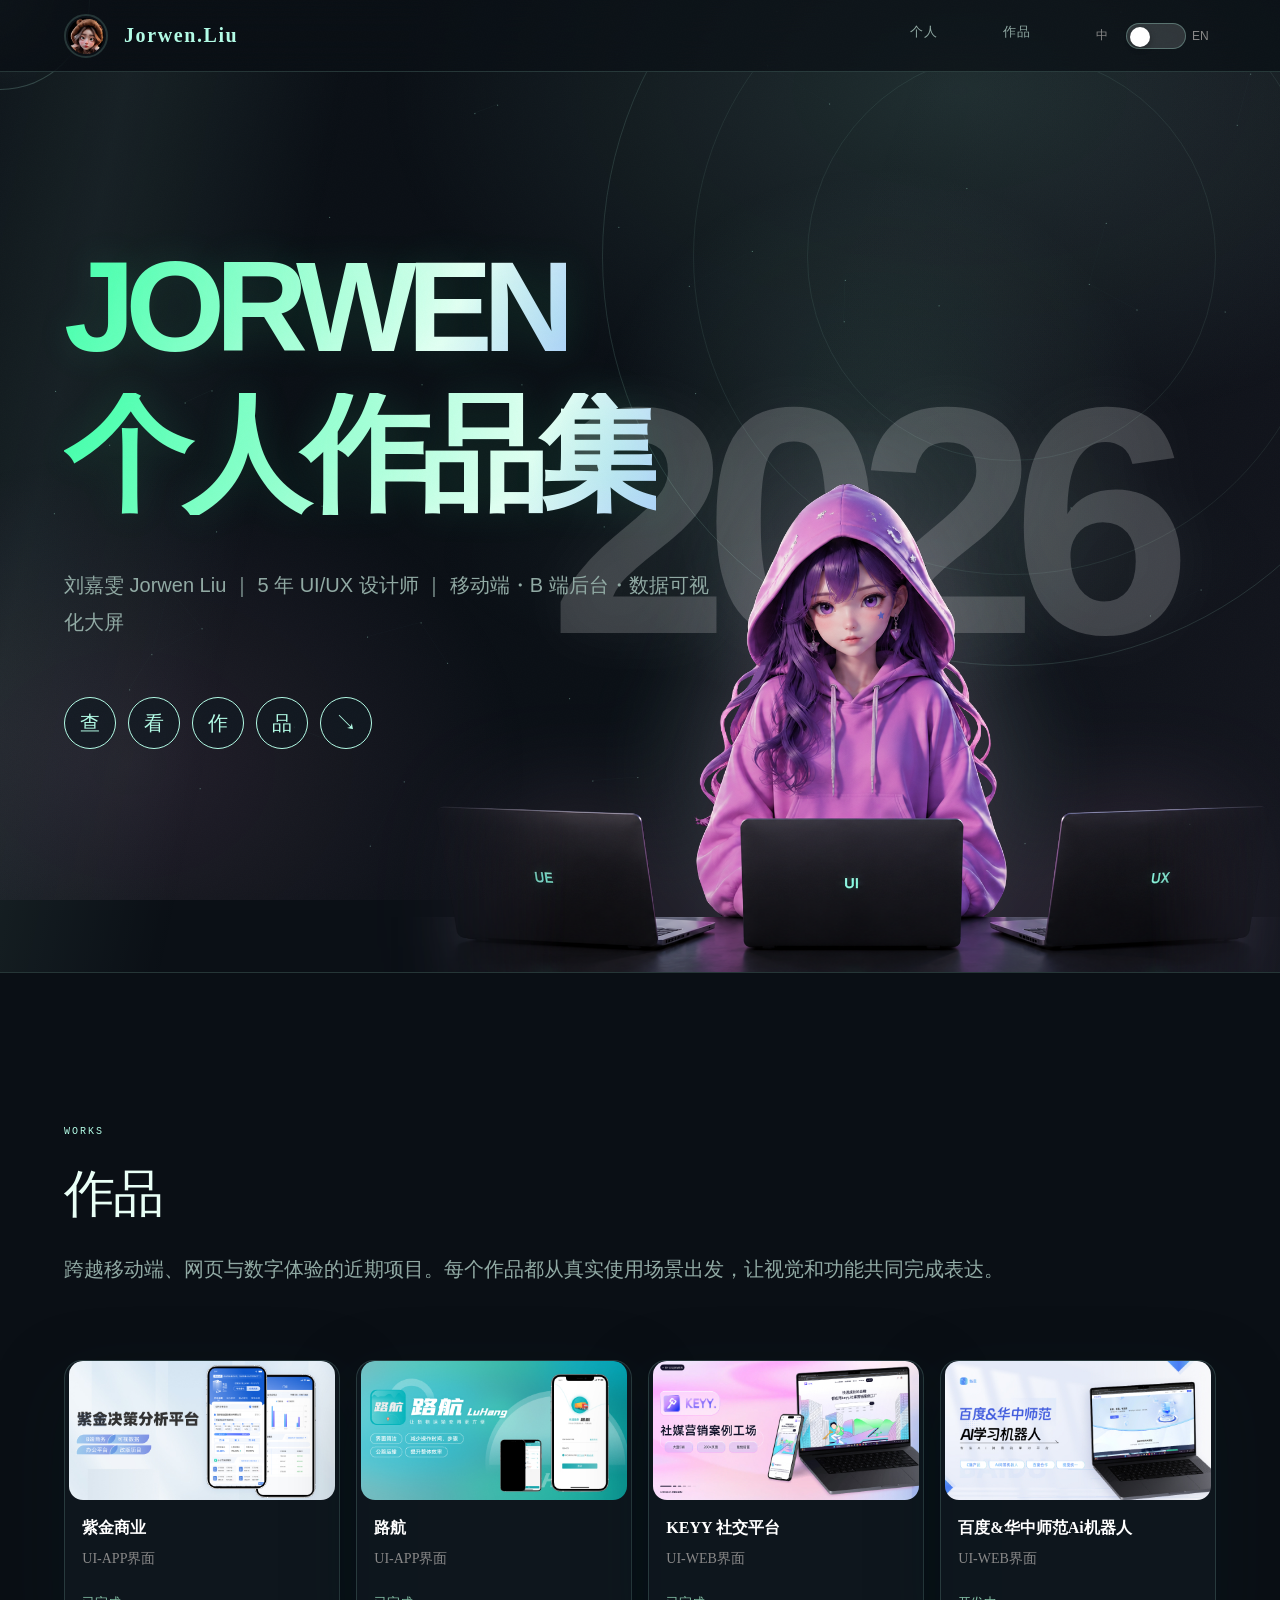
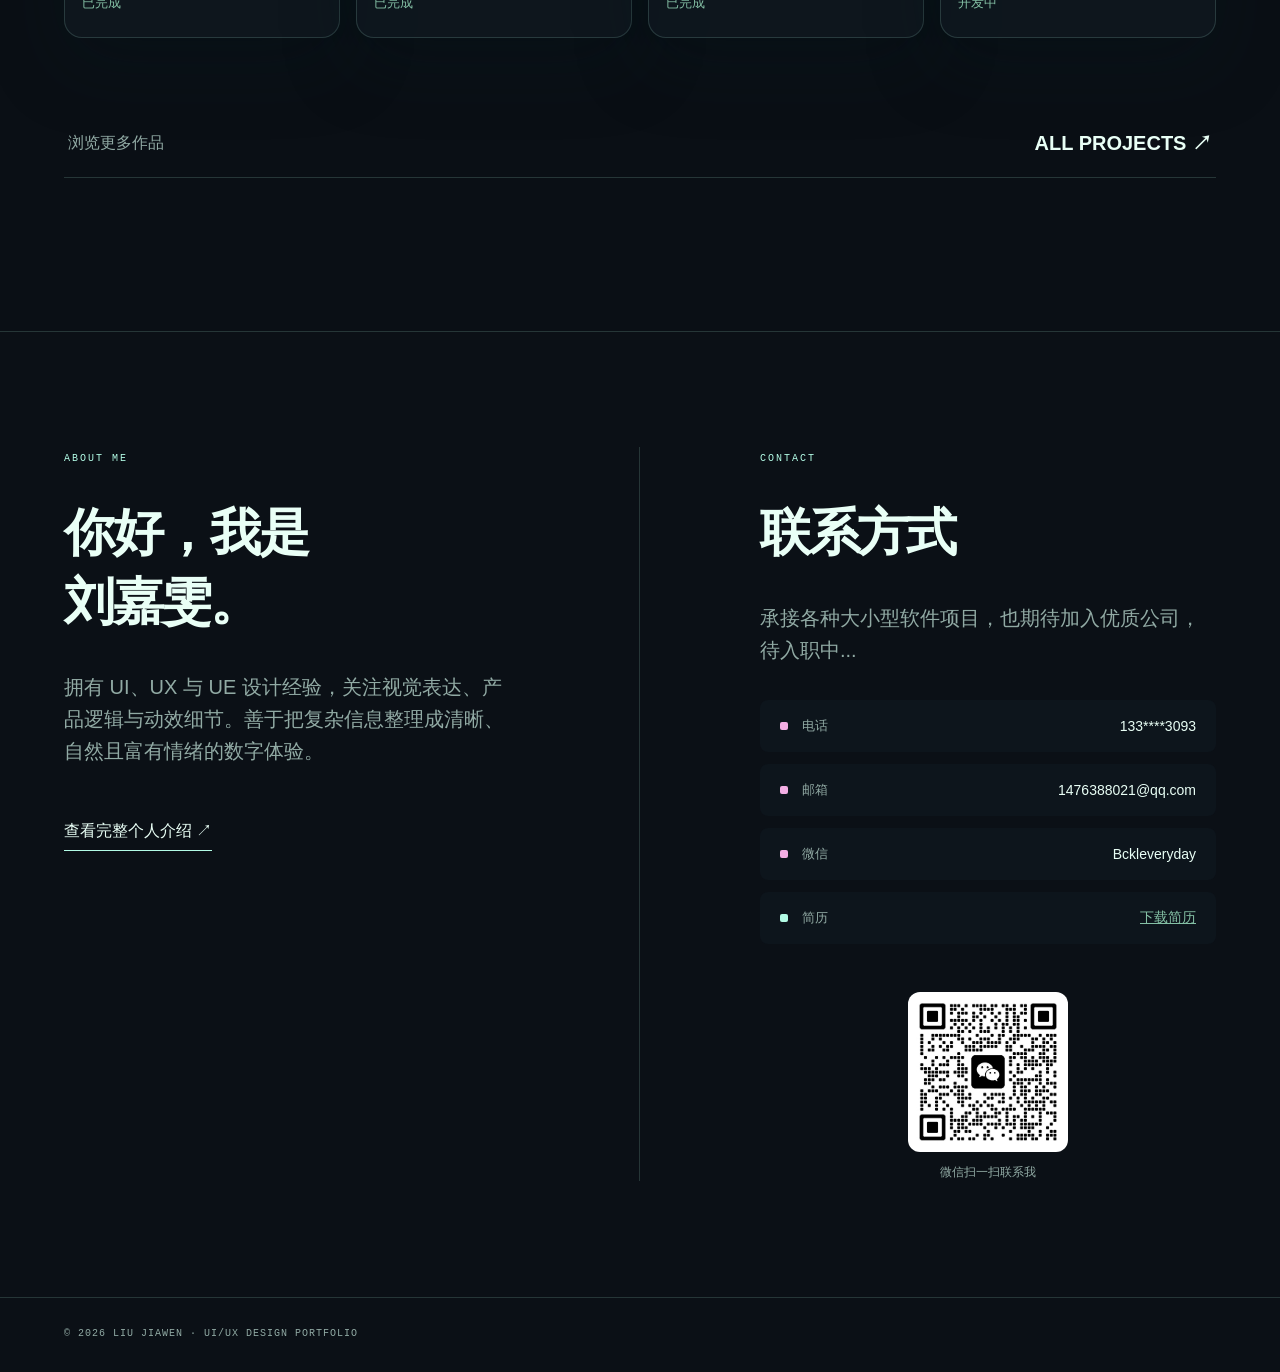
<file: index.html>
<!doctype html>
<html lang="zh-CN">
<head>
  <meta charset="utf-8">
  <meta name="viewport" content="width=device-width,initial-scale=1">
  <meta name="description" content="刘嘉雯 UI/UX 设计师个人作品集">
  <title>刘嘉雯｜个人作品集</title>
  <link rel="stylesheet" href="assets/finesse.css"><link rel="stylesheet" href="assets/home.css">
  <style>
    html,
    body {
      scrollbar-width: none;
      -ms-overflow-style: none;
      margin: 0 !important;
      padding: 0 !important;
    }
    html::-webkit-scrollbar,
    body::-webkit-scrollbar {
      width: 0;
      height: 0;
    }
    nav {
      position: sticky;
      top: 0;
      height: 60px;
      background: #1e1e1eb3;
      border-bottom: none;
      display: flex;
      align-items: center;
      backdrop-filter: blur(85px);
      z-index: 1000;
    }

    .brand-box {
      position: absolute;
      left: 5%;
      display: flex;
      align-items: center;
      gap: 16px;
    }

    .logo-wrapper {
      border: 2px solid #B3FCE6B3;
      border-radius: 8px;
      padding: 2px;
    }

    .logo {
      display: block;
      width: 36px;
      height: 36px;
      background: url('assets/头像.jpg') center/cover;
      border-radius: 4px;
    }

    .brand-text {
      font-family: Agency FB;
      font-size: 20px;
      font-weight: 600;
      color: #B3FCE6;
    }

    .nav-menu {
      position: absolute;
      right: 5%;
      display: flex;
      gap: 100px;
      font-family: Alibaba PuHuiTi 3.0;
    }

    .nav-item {
      position: relative;
      font-size: 16px;
      font-weight: 400;
      color: #fff;
      cursor: pointer;
      transition: color 0.3s;
      padding: 8px 0;
    }

    .nav-item::after {
      content: '';
      position: absolute;
      bottom: -3px;
      left: 0;
      width: 0;
      height: 3px;
      background: #B3FCE6;
      transition: width 0.3s;
    }

    .nav-item:hover::after,
    .nav-item.active::after {
      width: 100%;
    }

    .nav-item:hover {
      color: #B3FCE6;
    }
    .lang-switch {
      position: relative;
      display: inline-flex;
      align-items: center;
      gap: 6px;
      cursor: pointer;
      padding: 8px 0;
    }
    .lang-switch-track {
      position: relative;
      width: 60px;
      height: 26px;
      background: rgba(255, 255, 255, 0.15);
      border-radius: 13px;
      transition: background 0.3s;
      border: 1px solid rgba(179, 252, 230, 0.3);
    }
    .lang-switch-track:hover {
      background: rgba(255, 255, 255, 0.25);
    }
    .lang-switch-thumb {
      position: absolute;
      top: 3px;
      left: 3px;
      width: 20px;
      height: 20px;
      background: #fff;
      border-radius: 50%;
      transition: transform 0.3s;
      box-shadow: 0 2px 6px rgba(0, 0, 0, 0.3);
    }
    .lang-switch-track.active .lang-switch-thumb {
      transform: translateX(34px);
      background: #B3FCE6;
    }
    .lang-switch-track.active {
      background: rgba(179, 252, 230, 0.2);
    }
    .lang-label {
      font-size: 12px;
      font-weight: 400;
      color: #888;
      transition: color 0.3s;
      min-width: 24px;
    }
    .lang-switch:hover .lang-label {
      color: #B3FCE6;
    }
    @media (max-width: 600px) {
      .nav-menu {
        gap: 40px;
      }
    }
    @media (max-width: 480px) {
      .nav-menu {
        gap: 20px;
      }
      .nav-item {
        font-size: 14px;
      }
    }
    .work-item {
      --card-radius: 20px;
      width: 100%;
      display: flex;
      flex-direction: column;
      background-color: #1e1e1e;
      border-radius: var(--card-radius);
      padding: 0 4px 24px;
      text-decoration: none;
      transition: all 0.3s ease;
    }
    .work-image {
      width: 100%;
      aspect-ratio: 412 / 216;
      border-radius: var(--card-radius);
      overflow: hidden;
    }
    .work-image img {
      width: 100%;
      height: 100%;
      object-fit: cover;
      display: block;
      transition: transform 0.3s ease;
    }
    .work-item:hover .work-image img {
      transform: scale(1.05);
    }
    .work-info {
      display: flex;
      flex-direction: column;
      align-items: flex-start;
      padding-top: 16px;
      font-family: Alibaba PuHuiTi 3.0;
    }
    .work-title {
      margin: 0 5% 8px 5%;
      color: #fff;
      font-size: 16px;
      font-weight: 600;
      line-height: 1.5;
    }
    .work-category {
      margin: 0 5% 24px 5%;
      color: #888;
      font-size: 14px;
      font-weight: 400;
      line-height: 1.5;
    }
    .work-status {
      margin: 0 5% 0 5%;
      color: #84C0A5;
      font-size: 13px;
      font-weight: 400;
      line-height: 1.5;
    }
    .work-index {
      font-family: Agency FB;
      font-size: 14px;
      font-weight: 400;
      color: #B3FCE6;
      margin: 0 0 8px 0;
    }
    .works-grid {
      display: grid;
      grid-template-columns: repeat(4, 1fr);
      gap: 32px 16px;
      padding: 0;
    }
    @media (max-width: 1200px) {
      .works-grid {
        grid-template-columns: repeat(3, 1fr);
      }
    }
    @media (max-width: 900px) {
      .works-grid {
        grid-template-columns: repeat(2, 1fr);
      }
    }
    @media (max-width: 600px) {
      .works-grid {
        grid-template-columns: repeat(2, 1fr);
        gap: 16px;
      }
    }
    @media (max-width: 480px) {
      .works-grid {
        grid-template-columns: 1fr;
      }
    }
    .home-page{overflow-x:hidden;background:#0b1016!important;margin:0;padding:0}
    .home-page main{position:relative;z-index:2}
    #home-field{position:fixed;inset:0;width:100%;height:100%;z-index:0;pointer-events:none;opacity:.7}
    .cursor-aura{position:fixed;left:-90px;top:-90px;width:180px;height:180px;border:1px solid rgba(179,252,230,.2);border-radius:50%;z-index:60;pointer-events:none;will-change:transform;transition:width .25s,height .25s,opacity .25s;background:radial-gradient(circle,rgba(179,252,230,.07),transparent 68%);mix-blend-mode:screen}
    .hero{position:relative;min-height:100dvh;padding:120px 5% 44px;display:grid;grid-template-columns:1.15fr .85fr;overflow:hidden;isolation:isolate}
    .hero:after{content:"";position:absolute;inset:0;z-index:-2;background:radial-gradient(circle at 68% 42%,rgba(179,252,230,.12),transparent 28%),linear-gradient(110deg,transparent 55%,rgba(243,174,228,.045))}
    .hero-orbit{position:absolute;width:min(64vw,880px);aspect-ratio:1;border:1px solid rgba(179,252,230,.13);border-radius:50%;right:-11vw;top:-25%;z-index:-1}
    .hero-orbit:before,.hero-orbit:after{content:"";position:absolute;border:1px solid rgba(179,252,230,.08);border-radius:50%;inset:11%}.hero-orbit:after{inset:25%}
    .hero-scan{position:absolute;z-index:3;left:-15%;top:-25%;width:35%;height:150%;background:linear-gradient(90deg,transparent,rgba(179,252,230,.075),transparent);transform:rotate(12deg);animation:heroScan 7s ease-in-out infinite;pointer-events:none}
    @keyframes heroScan{0%,15%{transform:translateX(-40vw) rotate(12deg)}70%,100%{transform:translateX(150vw) rotate(12deg)}}
    .hero-copy{position:relative;z-index:5;align-self:flex-start;padding-bottom:4vh;margin-top:clamp(40px,6vh,80px)}
    .hero-topline{display:flex;align-items:flex-end;gap:36px;margin:0 0 28px}
    .hero h1{font-size:clamp(72px,10vw,170px);font-weight:850;letter-spacing:-.075em;line-height:.95;margin:0;color:var(--paper);white-space:nowrap}
    .hero h1 span{display:inline-block}
    .gradient-word{background:linear-gradient(115deg,#40ffaa 0%,#e9fff6 27%,#4079ff 52%,#f3aee4 74%,#40ffaa 100%);background-size:300% 100%;background-clip:text;-webkit-background-clip:text;color:transparent;animation:gradientFlow 5s ease-in-out infinite alternate;text-shadow:0 0 38px rgba(64,255,170,.12)}@keyframes gradientFlow{0%{background-position:0% 50%}100%{background-position:100% 50%}}
    .hero-meta{display:flex;flex-direction:column;align-items:flex-start;gap:20px;margin:32px 0 0 0;justify-content:flex-start;text-align:left;padding-left:0}
    .hero-meta p{font-size:20px;line-height:1.85;color:var(--muted);font-weight:300}
    .round-link{display:inline-flex;align-items:center;justify-content:center;gap:16px;width:auto;min-width:156px;height:50px;padding:0 20px;border:1px solid rgba(179,252,230,.45);border-radius:999px;text-decoration:none;font-size:12px;color:var(--paper);background:rgba(11,16,22,.4)}
    .round-link span{color:var(--mint);font-size:18px}.round-link:hover{background:var(--mint);color:var(--ink);box-shadow:0 0 50px rgba(179,252,230,.22)}
    .download-btn{height:44px;background:#111a22b8;border:1px solid #B3FCE6;border-radius:4px;color:#B3FCE6;font-family:Alibaba PuHuiTi 3.0;font-size:16px;font-weight:400;cursor:pointer;transition:all 0.3s;text-align:center;display:flex;align-items:center;justify-content:center;gap:8px}
    .download-btn:hover{background:#B3FCE6;color:#111111}
    .view-works-circles{display:flex;gap:12px;align-items:center;margin-left:0!important;text-decoration:none;position:relative}
    .view-circle{width:52px;min-width:52px;height:52px;border-radius:50%;font-size:20px;padding:0;line-height:1;display:flex;align-items:center;justify-content:center;background:#111a22b8;border:1px solid #B3FCE6;color:#B3FCE6;font-family:"Alibaba PuHuiTi 3.0",sans-serif;font-weight:400;transition:all 0.3s;cursor:pointer;user-select:none;position:relative;z-index:1}
    .view-circle-arrow{font-size:22px}
    /* 悬浮/点击任意圆，五个圆同时变成悬浮状态 */
    .view-works-circles:hover .view-circle,.view-works-circles:active .view-circle{background:#B3FCE6;color:#111111}
    .view-works-circles:active .view-circle{transform:scale(0.94)}
    .view-works-circles .ripple{position:absolute;border-radius:50%;background:radial-gradient(circle,rgba(179,252,230,.35),rgba(243,174,228,.2));pointer-events:none;z-index:0;animation:viewRipple .6s ease-out forwards}
    @keyframes viewRipple{0%{transform:scale(0);opacity:.4}100%{transform:scale(2);opacity:0}}
    .portrait-stage{position:absolute;z-index:4;right:-3.5%;bottom:-2%;width:min(74vw,1220px);pointer-events:none;transform-origin:65% 70%;will-change:transform}
    .portrait-stage img{display:block;width:100%;height:auto;filter:drop-shadow(0 -14px 50px rgba(243,174,228,.12))}
    .portrait-glow{position:absolute;inset:22% 18% 5%;z-index:-1;background:radial-gradient(circle,rgba(243,174,228,.18),rgba(179,252,230,.07) 40%,transparent 68%);filter:blur(25px)}
    .year-block{display:grid;grid-template-columns:auto auto;align-items:end;column-gap:10px;text-align:left}.year-block span,.year-block small{font:500 9px/1 ui-monospace,monospace;letter-spacing:.16em;color:var(--muted)}.year-block span{grid-column:1}.year-block strong{grid-row:1/3;grid-column:2;font:900 clamp(32px,4vw,62px)/.8 "DIN Alternate","DIN Condensed",Impact,sans-serif;letter-spacing:-.08em;background:linear-gradient(180deg,#fff 0%,rgba(255,255,255,.5) 100%);background-clip:text;-webkit-background-clip:text;color:transparent;position:relative}.year-block strong:after{content:"";position:absolute;inset:-16px -20px -12px;border:1px solid transparent;border-image:linear-gradient(180deg,rgba(255,255,255,.5),rgba(255,255,255,.1)) 1;z-index:-1}.year-block small{grid-column:1}
    .name-block{position:absolute;right:5vw;bottom:6%;z-index:7;text-align:right}.name-block span{display:block;font-size:clamp(22px,2vw,34px);font-weight:700}.name-block strong{font:500 11px/1 ui-monospace,monospace;letter-spacing:.22em;color:var(--mint)}
    .scroll-note{position:absolute;left:5vw;bottom:5%;font:500 9px/1 ui-monospace,monospace;letter-spacing:.18em;color:var(--muted);writing-mode:vertical-rl}.scroll-note i{display:block;width:1px;height:54px;margin:14px auto 0;background:linear-gradient(var(--mint),transparent)}
    .selected{padding:clamp(90px,12vw,180px) 5%;background:rgba(11,16,22,.78);border-top:1px solid var(--line)}
    .selected-head{display:flex!important;flex-direction:column!important;align-items:flex-start!important;margin-bottom:72px}.selected-title-row{display:flex!important;flex-direction:column!important;align-items:flex-start!important;justify-content:flex-start!important;width:100%!important;gap:34px!important}.selected-title-text{font-size:clamp(34px,4vw,64px)!important;line-height:.88!important;letter-spacing:-.045em!important;margin:0!important}.selected-title-works{font:500 10px/1 ui-monospace,monospace!important;letter-spacing:.2em!important;color:var(--mint)!important;margin:0!important;font-style:normal!important;align-self:flex-start!important;text-align:left!important;justify-self:flex-start!important;float:none!important;position:static!important;right:auto!important;left:auto!important}.selected-head p{max-width:100%!important;margin:34px 0 0 0!important;color:var(--muted)!important;line-height:1.9!important;font-size:20px!important;font-weight:300!important;text-align:left!important;word-break:break-word!important}
    .more-works{display:flex;justify-content:space-between;align-items:center;margin-top:72px;padding:20px 4px;border-bottom:1px solid var(--line);text-decoration:none;color:var(--muted)}.more-works b{font-size:20px;color:var(--paper)}.more-works:hover b{color:var(--mint)}
    .home-profile{display:grid;grid-template-columns:1fr 1fr;border-top:1px solid var(--line);padding:clamp(72px,9vw,140px) 5%}.home-profile article{padding:0}.home-profile .profile-copy{border-right:1px solid var(--line)}.home-profile article>span{font:500 10px/1 ui-monospace,monospace;letter-spacing:.2em;color:var(--mint)}.profile-copy h2{font-size:clamp(34px,4vw,64px);letter-spacing:-.045em;margin:34px 0}.profile-copy p{line-height:1.6;color:var(--muted);font-size:20px;font-weight:300;margin-top:24px}.profile-copy a{display:inline-block;margin-top:34px;color:var(--paper);text-decoration:none;border-bottom:1px solid var(--mint);padding-bottom:8px}.profile-contact h3{font-size:clamp(34px,4vw,64px);letter-spacing:-.045em;margin:34px 0}.contact-list{display:flex;flex-direction:column;gap:12px;margin-top:34px}.contact-item{display:flex;align-items:center;height:52px;background:rgba(17,26,34,.5);border-radius:8px;padding:0 20px;position:relative}.contact-icon{width:8px;height:8px;border-radius:2px;margin-right:14px}.contact-icon.icon-phone,.contact-icon.icon-email,.contact-icon.icon-wechat{background:#F3AEE4}.contact-icon.icon-resume{background:#B3FCE6}.contact-label{font-size:13px;color:var(--muted);width:40px;flex-shrink:0}.contact-value{font-size:14px;color:var(--paper);margin-left:auto}.contact-value.resume{color:#84C0A5;text-decoration:underline;cursor:pointer;transition:color .3s}.contact-value.resume:hover{color:#B3FCE6}.phone-hidden{cursor:pointer;transition:color .3s}.phone-hidden:hover{color:#B3FCE6}.contact-note{font-size:20px;color:var(--muted);margin-top:24px;line-height:1.6;font-weight:300}.qr-container{margin-top:48px;text-align:center}.qr-code{width:160px;height:160px;background:#fff;border-radius:12px;padding:8px;margin:0 auto}.qr-code img{width:100%;height:100%;object-fit:cover}.qr-text{display:block;margin-top:12px;font-size:12px;color:var(--muted)}.home-footer{padding:24px 5% 32px;border-top:1px solid var(--line)}.home-footer small{font:500 10px/1 ui-monospace,monospace;color:var(--muted);letter-spacing:.1em}
    @media(max-width:1050px){.works-grid{grid-template-columns:repeat(2,1fr)}}
    @media(max-width:820px){.hero{grid-template-columns:1fr;padding:108px 5% 44px}.hero h1{font-size:clamp(74px,24vw,132px);line-height:.95}.hero h1 span:last-child{margin-left:0}.hero-topline{align-items:center;justify-content:space-between;gap:12px}.hero-meta{margin-left:0;margin-top:30px}.portrait-stage{width:126vw;right:-32%;bottom:2%}.year-block strong{font-size:34px}.name-block{right:5%}.selected-title-row{flex-direction:column;align-items:flex-start;gap:8px}.selected-head p{margin:34px 0 0 0}.home-profile{grid-template-columns:1fr;padding:clamp(72px,9vw,140px) 5%}.home-profile article{padding-left:0;padding-right:0}.home-profile .profile-copy{border-right:0;border-bottom:1px solid var(--line);padding-right:0}.home-profile .profile-contact{padding-left:0}.contact-item{padding:0 16px}.qr-code{width:140px;height:140px}}
    @media(max-width:520px){.hero-meta p{display:none}.round-link{width:88px;height:88px}.portrait-stage{width:148vw;right:-44%}.selected{padding-top:90px}.works-grid{grid-template-columns:1fr}.more-works b{font-size:15px}}
    .hero h1{position:relative;z-index:7}.portrait-stage .year-block{position:absolute;left:50%;top:12%;z-index:-1;transform:translate(-50%,-50%) scale(1.15);transform-origin:center center}.portrait-stage .year-block strong{font-size:clamp(180px,22vw,320px);line-height:.85;color:rgba(255,255,255,.18);text-shadow:0 0 60px rgba(255,255,255,.06);background:none;-webkit-background-clip:none}.portrait-stage .year-block:after{content:"";position:absolute;inset:10% -20% -15%;background:radial-gradient(ellipse,rgba(179,252,230,.06),transparent 68%);z-index:-2}.portrait-stage .year-block strong:after{display:none}.portrait-stage .year-block span,.portrait-stage .year-block small{opacity:0}
    @media(max-width:820px){.portrait-stage .year-block{left:50%;top:28%;transform:translate(-50%,-50%) scale(.65)}.portrait-stage .year-block strong{font-size:clamp(100px,24vw,180px);color:rgba(255,255,255,.18);background:none;-webkit-background-clip:none}.hero-copy{z-index:6}.portrait-stage{z-index:4;bottom:6%;width:108vw;right:-4%}.selected h2 em{margin-top:14px}}
    @media(max-width:520px){.hero{min-height:760px;padding-left:5%;padding-right:5%}.hero-topline{display:block}.portrait-stage .year-block{left:50%;top:28%;transform:translate(-50%,-50%) scale(.55)}.portrait-stage .year-block strong{font-size:clamp(80px,20vw,140px);color:rgba(255,255,255,.18);background:none;-webkit-background-clip:none}.hero h1{font-size:clamp(70px,22vw,112px);margin-top:140px}.hero-meta{margin-top:28px}.portrait-stage{width:108vw;right:-4%;bottom:6%}.round-link{min-width:142px;height:46px}}
  </style>
</head>
<body class="home-page">
  <canvas id="home-field" aria-hidden="true"></canvas>
  
  <nav>
    <div class="brand-box" href="index.html">
      <a href="index.html" style="text-decoration: none; display: flex; align-items: center; gap: 16px;">
        <div class="logo-wrapper">
          <div class="logo"></div>
        </div>
        <span class="brand-text">Jorwen.Liu</span>
      </a>
    </div>
    <div class="nav-menu">
      <a href="jianjie.html" style="text-decoration: none;">
        <div class="nav-item" data-lang-key="nav-about">个人</div>
      </a>
      <a href="zuopin.html" style="text-decoration: none;">
        <div class="nav-item" data-lang-key="nav-works">作品</div>
      </a>
      <div class="lang-switch">
        <span class="lang-label">中</span>
        <div class="lang-switch-track" id="lang-track">
          <div class="lang-switch-thumb"></div>
        </div>
        <span class="lang-label">EN</span>
      </div>
    </div>
  </nav>

  <main>
    <section class="hero" aria-labelledby="hero-title">
      <div class="hero-orbit" aria-hidden="true"></div>
      <div class="hero-scan" aria-hidden="true"></div>
      <div class="hero-copy" style="text-align:left!important">
        <h1 id="hero-title"><span class="gradient-word">JORWEN</span><br><span class="gradient-word" data-lang-key="hero-title">个人作品集</span></h1>
        <div class="hero-meta" style="display:flex!important;flex-direction:column!important;align-items:flex-start!important;gap:56px!important;margin:52px 0 0 0!important;padding-left:0!important;justify-content:flex-start!important;text-align:left!important">
          <p style="margin:0!important;padding:0!important;text-align:left!important" data-lang-key="hero-desc">刘嘉雯 Jorwen Liu ｜ 5 年 UI/UX 设计师 ｜ 移动端・B 端后台・数据可视化大屏</p>
          <a class="view-works-circles ripple-effect" href="zuopin.html">
            <span class="view-circle" data-lang-key="view-works-1">查</span>
            <span class="view-circle" data-lang-key="view-works-2">看</span>
            <span class="view-circle" data-lang-key="view-works-3">作</span>
            <span class="view-circle" data-lang-key="view-works-4">品</span>
            <span class="view-circle view-circle-arrow" data-lang-key="view-works-arrow">↘</span>
          </a>
        </div>
      </div>

      <div class="portrait-stage">
        <div class="portrait-glow" aria-hidden="true"></div>
        <div class="year-block" aria-label="作品集年份">
          <strong id="dynamic-year">2026</strong>
        </div>
        <img src="assets/首页/人物图.png" alt="刘嘉雯的三组设计师角色形象" width="1920" height="1080">
      </div>



    </section>

    <section class="selected" id="selected" aria-labelledby="selected-title">
      <header class="selected-head">
        <div class="selected-title-row">
          <em class="selected-title-works">WORKS</em>
          <span class="selected-title-text" data-lang-key="selected-title">作品</span>
        </div>
        <p data-lang-key="selected-desc">跨越移动端、网页与数字体验的近期项目。每个作品都从真实使用场景出发，让视觉和功能共同完成表达。</p>
      </header>
      <div class="works-grid">
        <a href="works/zijin.html" class="work-item">
          <div class="work-image">
            <img src="assets/紫金.jpg" alt="紫金商业">
          </div>
          <div class="work-info">
            <h3 class="work-title" data-lang-key="work-zijin">紫金商业</h3>
            <p class="work-category" data-lang-key="category-app">UI-APP界面</p>
            <span class="work-status" data-lang-key="status-completed">已完成</span>
          </div>
        </a>
        <a href="works/luhang.html" class="work-item">
          <div class="work-image">
            <img src="assets/路航.jpg" alt="路航">
          </div>
          <div class="work-info">
            <h3 class="work-title" data-lang-key="work-luhang">路航</h3>
            <p class="work-category" data-lang-key="category-app">UI-APP界面</p>
            <span class="work-status" data-lang-key="status-completed">已完成</span>
          </div>
        </a>
        <a href="works/keyy.html" class="work-item">
          <div class="work-image">
            <img src="assets/社交平台.jpg" alt="KEYY 社交平台">
          </div>
          <div class="work-info">
            <h3 class="work-title" data-lang-key="work-keyy">KEYY 社交平台</h3>
            <p class="work-category" data-lang-key="category-web">UI-WEB界面</p>
            <span class="work-status" data-lang-key="status-completed">已完成</span>
          </div>
        </a>
        <a href="works/baidu.html" class="work-item">
          <div class="work-image">
            <img src="assets/华中师范.jpg" alt="百度&华中师范AI机器人">
          </div>
          <div class="work-info">
            <h3 class="work-title" data-lang-key="work-baidu">AI 机器人体验</h3>
            <p class="work-category" data-lang-key="category-web">UI/UX-web界面</p>
            <span class="work-status" data-lang-key="status-developing">开发中</span>
          </div>
        </a>
      </div>
      <a class="more-works magnetic" href="zuopin.html"><span data-lang-key="more-works">浏览更多作品</span><b>ALL PROJECTS ↗</b></a>
    </section>

    <section class="home-profile" aria-label="个人介绍与联系">
      <article class="profile-copy" style="padding-right:120px">
        <span>ABOUT ME</span>
        <h2 data-lang-key="about-title">你好，我是<br>刘嘉雯。</h2>
        <p data-lang-key="about-desc">拥有 UI、UX 与 UE 设计经验，关注视觉表达、产品逻辑与动效细节。善于把复杂信息整理成清晰、自然且富有情绪的数字体验。</p>
        <a href="jianjie.html" data-lang-key="view-full-about">查看完整个人介绍 ↗</a>
      </article>
      <article class="profile-contact" style="padding-left:120px">
        <span>CONTACT</span>
        <h3 data-lang-key="contact-title">联系方式</h3>
        <p class="contact-note" data-lang-key="contact-note">承接各种大小型软件项目，也期待加入优质公司，待入职中...</p>
        <div class="contact-list">
          <div class="contact-item">
            <div class="contact-icon icon-phone"></div>
            <span class="contact-label" data-lang-key="contact-phone">电话</span>
            <span class="contact-value phone-hidden" data-full-phone="13390783093">133****3093</span>
          </div>
          <div class="contact-item">
            <div class="contact-icon icon-email"></div>
            <span class="contact-label" data-lang-key="contact-email">邮箱</span>
            <span class="contact-value">1476388021@qq.com</span>
          </div>
          <div class="contact-item">
            <div class="contact-icon icon-wechat"></div>
            <span class="contact-label" data-lang-key="contact-wechat">微信</span>
            <span class="contact-value">Bckleveryday</span>
          </div>
          <div class="contact-item">
            <div class="contact-icon icon-resume"></div>
            <span class="contact-label" data-lang-key="contact-resume">简历</span>
            <a href="assets/Jorwen-UI简历.pdf" download="Jorwen-UI简历.pdf" class="contact-value resume" data-lang-key="download-resume">点击下载</a>
          </div>
        </div>
        <div class="qr-container">
          <div class="qr-code">
            <img src="assets/img/微信二维码.jpg" alt="微信二维码">
          </div>
          <span class="qr-text" data-lang-key="qr-text">微信扫一扫联系我</span>
        </div>
      </article>
    </section>
    <footer class="home-footer"><small>© <span id="footer-year">2026</span> LIU JIAWEN · UI/UX DESIGN PORTFOLIO</small></footer>
  </main>
  <script src="assets/home.js"></script>
  <script src="assets/lang.js"></script>
  <script>
  document.querySelectorAll('.phone-hidden').forEach(function(el){
    var full=el.getAttribute('data-full-phone'),masked=el.textContent;
    el.addEventListener('mouseenter',function(){el.textContent=full});
    el.addEventListener('mouseleave',function(){el.textContent=masked});
  });
  </script>
</body>
</html>
</file>
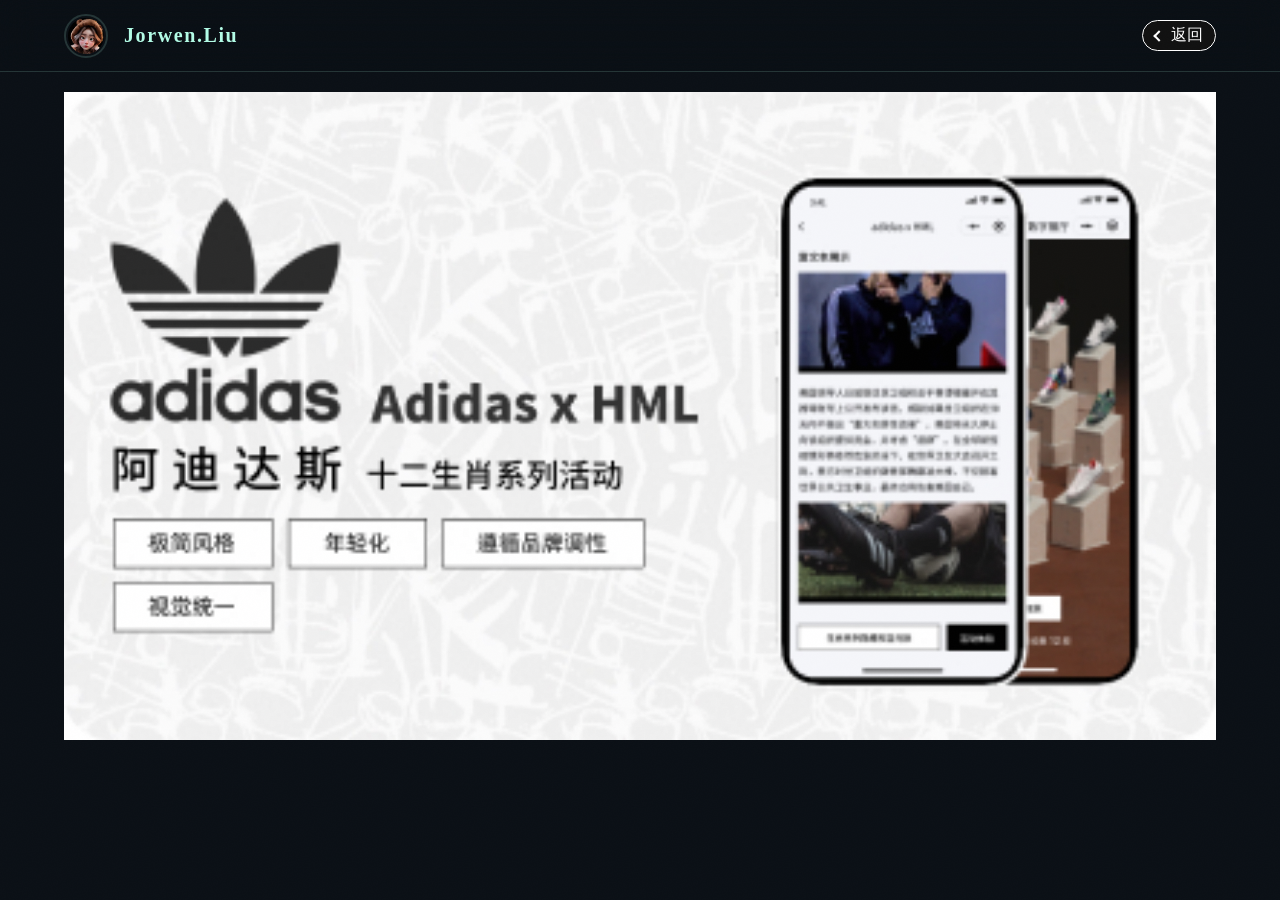
<file: works/adidas.html>
<!DOCTYPE html>
<html lang="zh-CN">
<head>
    <meta charset="UTF-8">
    <meta name="viewport" content="width=device-width, initial-scale=1.0">
    <title>Adidas十二生肖活动 - 作品详情</title>
    <link rel="stylesheet" href="../assets/finesse.css">
    <style>
        * {
            margin: 0;
            padding: 0;
            box-sizing: border-box;
        }

        html, body {
            height: 100%;
            width: 100%;
            background-color: #111;
            overflow-x: hidden;
        }

        nav {
            position: fixed;
            top: 0;
            left: 0;
            right: 0;
            height: 60px;
            background: #1e1e1eb3;
            display: flex;
            align-items: center;
            backdrop-filter: blur(85px);
            z-index: 1000;
        }

        /* 左侧品牌区域 */
        .brand-box {
            position: absolute;
            left: 5%;
            display: flex;
            align-items: center;
            gap: 16px;
        }

        .logo-wrapper {
            border: 2px solid #B3FCE6B3;
            border-radius: 8px;
            padding: 2px;
        }

        .logo {
            display: block;
            width: 36px;
            height: 36px;
            background: url('../assets/头像.jpg') center/cover;
            border-radius: 4px;
        }

        .brand-text {
            font-family: Agency FB;
            font-size: 20px;
            font-weight: 600;
            color: #B3FCE6;
        }

        /* 返回按钮 */
        .back-button {
            position: absolute;
            right: 5%;
            display: flex;
            align-items: center;
            gap: 8px;
            padding: 4px 12px;
            background: #111;
            border: 1px solid #fff;
            border-radius: 30px;
            color: #fff;
            cursor: pointer;
            transition: all 0.3s ease;
            text-decoration: none;
        }

        .back-button:hover {
            background: #222;
        }

        .back-icon {
            width: 8px;
            height: 8px;
            border-top: 2px solid #fff;
            border-left: 2px solid #fff;
            transform: rotate(-45deg);
        }

        /* 图片容器 */
        .images-container {
            margin-top: 60px;
            width: 100%;
            display: flex;
            flex-direction: column;
            align-items: center;
            gap: 8px;
            padding: 32px 0;
        }

        .project-image {
            width: 90%;
            max-width: 1920px;
            height: auto;
            object-fit: contain;
        }
    </style>
</head>
<body>
    <nav>
        <div class="brand-box">
            <a href="../index.html" style="text-decoration: none; display: flex; align-items: center; gap: 16px;">
                <div class="logo-wrapper">
                    <div class="logo"></div>
                </div>
                <span class="brand-text">Jorwen.Liu</span>
            </a>
        </div>
        <a href="../zuopin.html" class="back-button">
            <div class="back-icon"></div>
            返回
        </a>
    </nav>

    <div class="images-container">
        <img src="../assets/阿迪达斯.png" alt="Adidas十二生肖活动" class="project-image">
    </div>
<script src="../assets/finesse.js"></script></body>
</html>
</file>
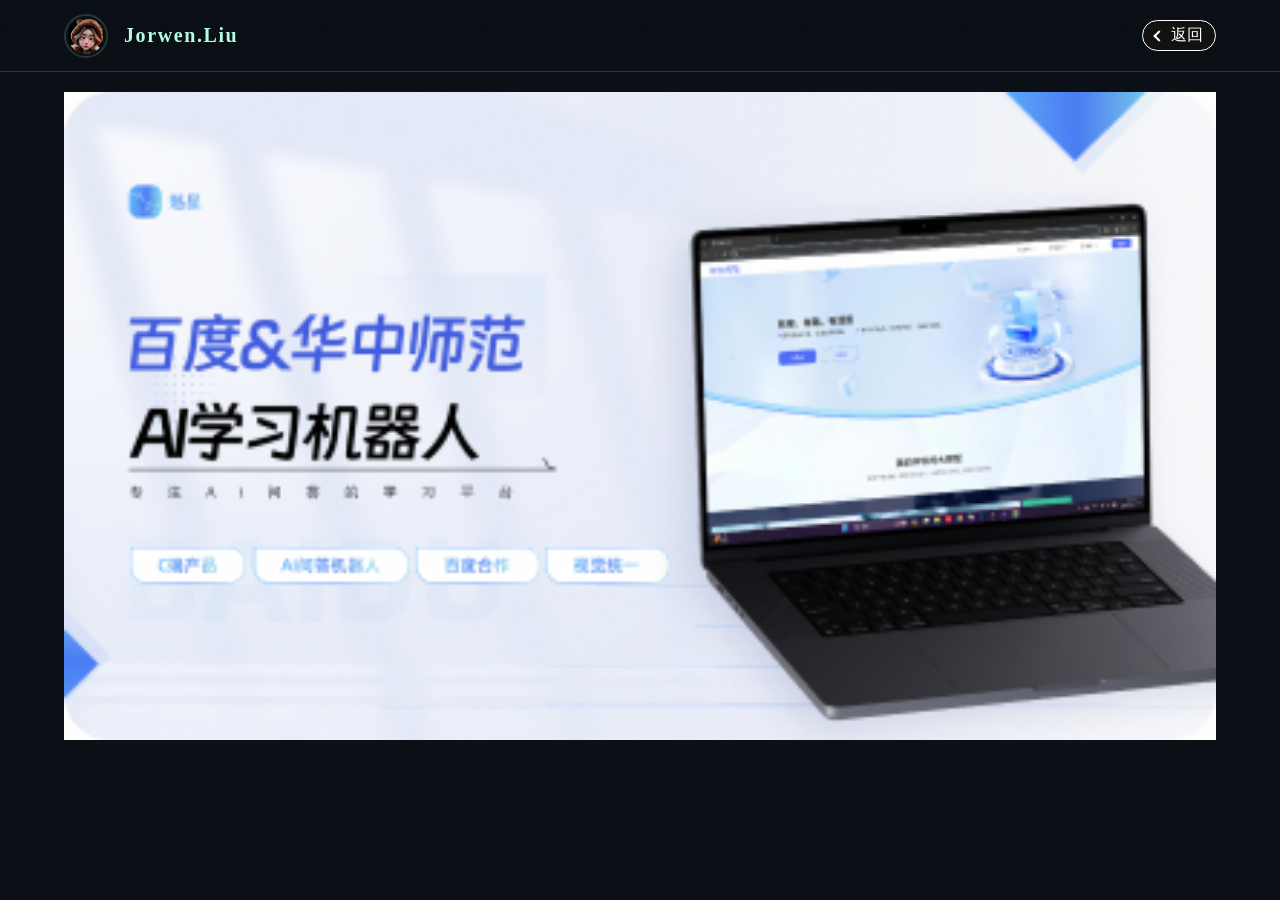
<file: works/baidu.html>
<!DOCTYPE html>
<html lang="zh-CN">
<head>
    <meta charset="UTF-8">
    <meta name="viewport" content="width=device-width, initial-scale=1.0">
    <title>百度&华中师范Ai机器人 - 作品详情</title>
    <link rel="stylesheet" href="../assets/finesse.css">
    <style>
        * {
            margin: 0;
            padding: 0;
            box-sizing: border-box;
        }

        html, body {
            height: 100%;
            width: 100%;
            background-color: #111;
            overflow-x: hidden;
        }

        nav {
            position: fixed;
            top: 0;
            left: 0;
            right: 0;
            height: 60px;
            background: #1e1e1eb3;
            display: flex;
            align-items: center;
            backdrop-filter: blur(85px);
            z-index: 1000;
        }

        /* 左侧品牌区域 */
        .brand-box {
            position: absolute;
            left: 5%;
            display: flex;
            align-items: center;
            gap: 16px;
        }

        .logo-wrapper {
            border: 2px solid #B3FCE6B3;
            border-radius: 8px;
            padding: 2px;
        }

        .logo {
            display: block;
            width: 36px;
            height: 36px;
            background: url('../assets/头像.jpg') center/cover;
            border-radius: 4px;
        }

        .brand-text {
            font-family: Agency FB;
            font-size: 20px;
            font-weight: 600;
            color: #B3FCE6;
        }

        /* 返回按钮 */
        .back-button {
            position: absolute;
            right: 5%;
            display: flex;
            align-items: center;
            gap: 8px;
            padding: 4px 12px;
            background: #111;
            border: 1px solid #fff;
            border-radius: 30px;
            color: #fff;
            cursor: pointer;
            transition: all 0.3s ease;
            text-decoration: none;
        }

        .back-button:hover {
            background: #222;
        }

        .back-icon {
            width: 8px;
            height: 8px;
            border-top: 2px solid #fff;
            border-left: 2px solid #fff;
            transform: rotate(-45deg);
        }

        /* 图片容器 */
        .images-container {
            margin-top: 60px;
            width: 100%;
            display: flex;
            flex-direction: column;
            align-items: center;
            gap: 8px;
            padding: 32px 0;
        }

        .project-image {
            width: 90%;
            max-width: 1920px;
            height: auto;
            object-fit: contain;
        }
    </style>
</head>
<body>
    <nav>
        <div class="brand-box">
            <a href="../index.html" style="text-decoration: none; display: flex; align-items: center; gap: 16px;">
                <div class="logo-wrapper">
                    <div class="logo"></div>
                </div>
                <span class="brand-text">Jorwen.Liu</span>
            </a>
        </div>
        <a href="../zuopin.html" class="back-button">
            <div class="back-icon"></div>
            返回
        </a>
    </nav>

    <div class="images-container">
        <img src="../assets/华中师范.jpg" alt="百度&华中师范Ai机器人" class="project-image">
    </div>
<script src="../assets/finesse.js"></script></body>
</html>
</file>
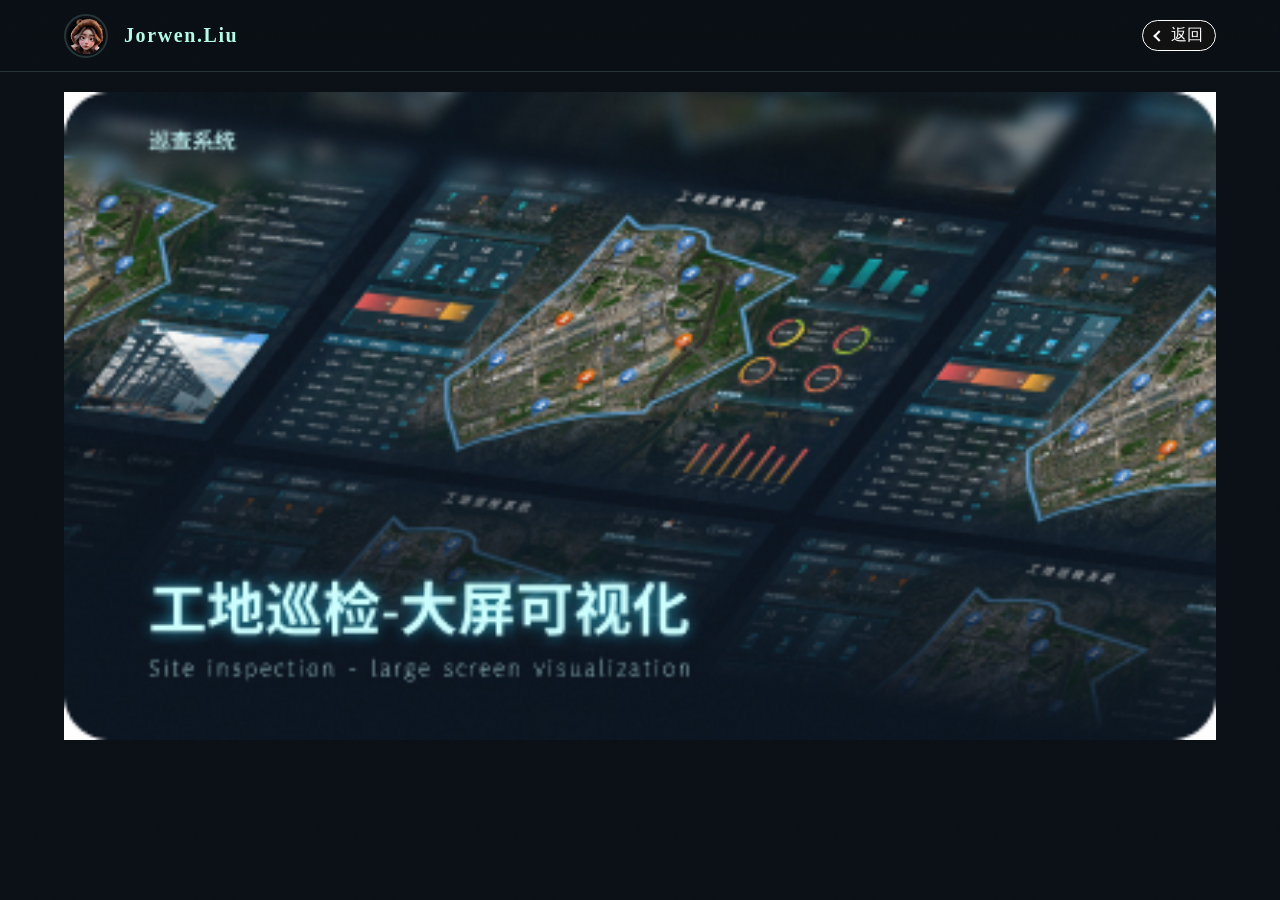
<file: works/construction.html>
<!DOCTYPE html>
<html lang="zh-CN">
<head>
    <meta charset="UTF-8">
    <meta name="viewport" content="width=device-width, initial-scale=1.0">
    <title>工地监控-大屏可视化 - 作品详情</title>
    <link rel="stylesheet" href="../assets/finesse.css">
    <style>
        * {
            margin: 0;
            padding: 0;
            box-sizing: border-box;
        }

        html, body {
            height: 100%;
            width: 100%;
            background-color: #111;
            overflow-x: hidden;
        }

        nav {
            position: fixed;
            top: 0;
            left: 0;
            right: 0;
            height: 60px;
            background: #1e1e1eb3;
            display: flex;
            align-items: center;
            backdrop-filter: blur(85px);
            z-index: 1000;
        }

        /* 左侧品牌区域 */
        .brand-box {
            position: absolute;
            left: 5%;
            display: flex;
            align-items: center;
            gap: 16px;
        }

        .logo-wrapper {
            border: 2px solid #B3FCE6B3;
            border-radius: 8px;
            padding: 2px;
        }

        .logo {
            display: block;
            width: 36px;
            height: 36px;
            background: url('../assets/头像.jpg') center/cover;
            border-radius: 4px;
        }

        .brand-text {
            font-family: Agency FB;
            font-size: 20px;
            font-weight: 600;
            color: #B3FCE6;
        }

        /* 返回按钮 */
        .back-button {
            position: absolute;
            right: 5%;
            display: flex;
            align-items: center;
            gap: 8px;
            padding: 4px 12px;
            background: #111;
            border: 1px solid #fff;
            border-radius: 30px;
            color: #fff;
            cursor: pointer;
            transition: all 0.3s ease;
            text-decoration: none;
        }

        .back-button:hover {
            background: #222;
        }

        .back-icon {
            width: 8px;
            height: 8px;
            border-top: 2px solid #fff;
            border-left: 2px solid #fff;
            transform: rotate(-45deg);
        }

        /* 图片容器 */
        .images-container {
            margin-top: 60px;
            width: 100%;
            display: flex;
            flex-direction: column;
            align-items: center;
            gap: 8px;
            padding: 32px 0;
        }

        .project-image {
            width: 90%;
            max-width: 1920px;
            height: auto;
            object-fit: contain;
        }
    </style>
</head>
<body>
    <nav>
        <div class="brand-box">
            <a href="../index.html" style="text-decoration: none; display: flex; align-items: center; gap: 16px;">
                <div class="logo-wrapper">
                    <div class="logo"></div>
                </div>
                <span class="brand-text">Jorwen.Liu</span>
            </a>
        </div>
        <a href="../zuopin.html" class="back-button">
            <div class="back-icon"></div>
            返回
        </a>
    </nav>

    <div class="images-container">
        <img src="../assets/工地.jpg" alt="工地监控-大屏可视化" class="project-image">
    </div>
<script src="../assets/finesse.js"></script></body>
</html>
</file>
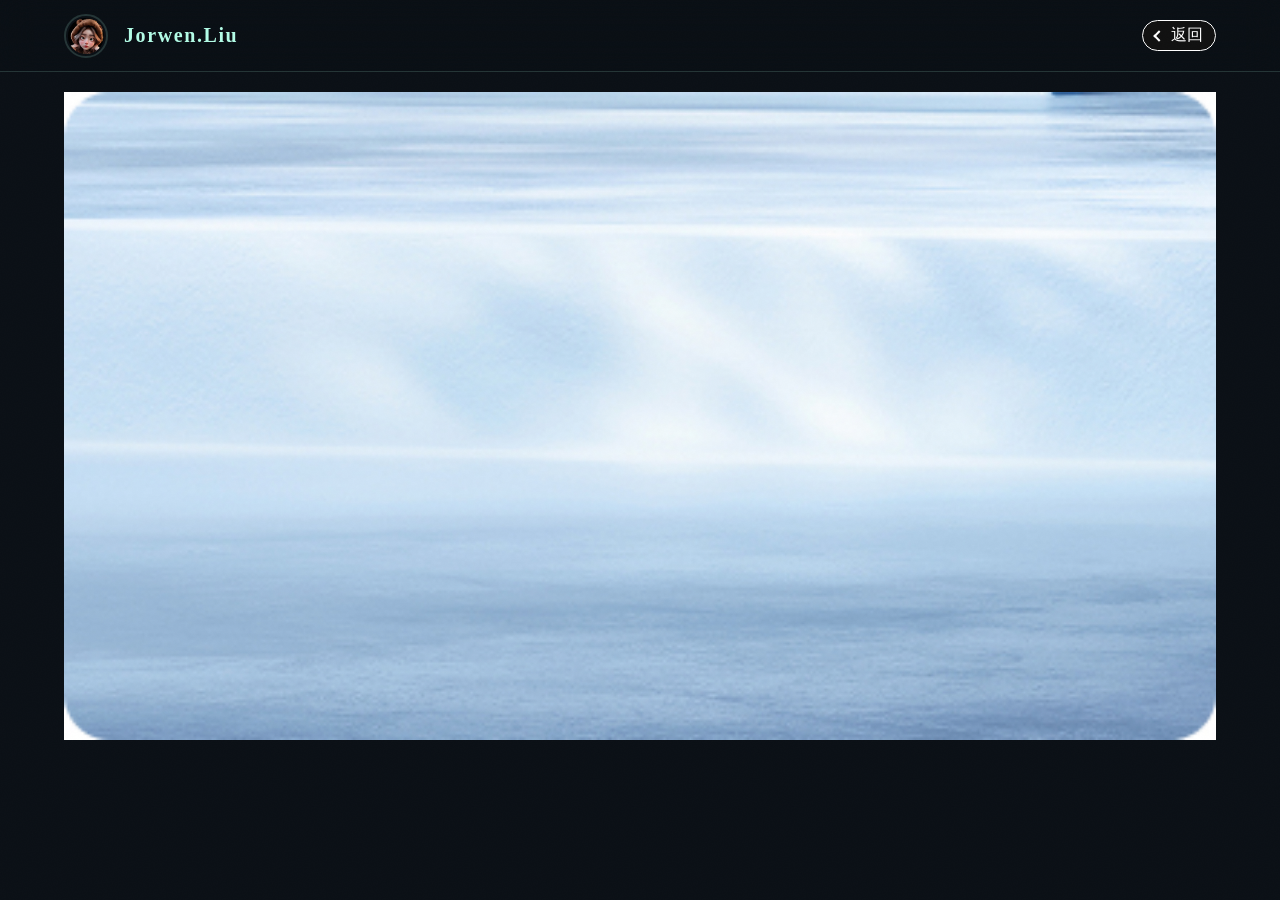
<file: works/design.html>
<!DOCTYPE html>
<html lang="zh-CN">
<head>
    <meta charset="UTF-8">
    <meta name="viewport" content="width=device-width, initial-scale=1.0">
    <title>平面设计 - 作品详情</title>
    <link rel="stylesheet" href="../assets/finesse.css">
    <style>
        * {
            margin: 0;
            padding: 0;
            box-sizing: border-box;
        }

        html, body {
            height: 100%;
            width: 100%;
            background-color: #111;
            overflow-x: hidden;
        }

        nav {
            position: fixed;
            top: 0;
            left: 0;
            right: 0;
            height: 60px;
            background: #1e1e1eb3;
            display: flex;
            align-items: center;
            backdrop-filter: blur(85px);
            z-index: 1000;
        }

        /* 左侧品牌区域 */
        .brand-box {
            position: absolute;
            left: 5%;
            display: flex;
            align-items: center;
            gap: 16px;
        }

        .logo-wrapper {
            border: 2px solid #B3FCE6B3;
            border-radius: 8px;
            padding: 2px;
        }

        .logo {
            display: block;
            width: 36px;
            height: 36px;
            background: url('../assets/头像.jpg') center/cover;
            border-radius: 4px;
        }

        .brand-text {
            font-family: Agency FB;
            font-size: 20px;
            font-weight: 600;
            color: #B3FCE6;
        }

        /* 返回按钮 */
        .back-button {
            position: absolute;
            right: 5%;
            display: flex;
            align-items: center;
            gap: 8px;
            padding: 4px 12px;
            background: #111;
            border: 1px solid #fff;
            border-radius: 30px;
            color: #fff;
            cursor: pointer;
            transition: all 0.3s ease;
            text-decoration: none;
        }

        .back-button:hover {
            background: #222;
        }

        .back-icon {
            width: 8px;
            height: 8px;
            border-top: 2px solid #fff;
            border-left: 2px solid #fff;
            transform: rotate(-45deg);
        }

        /* 图片容器 */
        .images-container {
            margin-top: 60px;
            width: 100%;
            display: flex;
            flex-direction: column;
            align-items: center;
            gap: 8px;
            padding: 32px 0;
        }

        .project-image {
            width: 90%;
            max-width: 1920px;
            height: auto;
            object-fit: contain;
        }
    </style>
</head>
<body>
    <nav>
        <div class="brand-box">
            <a href="../index.html" style="text-decoration: none; display: flex; align-items: center; gap: 16px;">
                <div class="logo-wrapper">
                    <div class="logo"></div>
                </div>
                <span class="brand-text">Jorwen.Liu</span>
            </a>
        </div>
        <a href="../zuopin.html" class="back-button">
            <div class="back-icon"></div>
            返回
        </a>
    </nav>

    <div class="images-container">
        <img src="../assets/平面设计.jpg" alt="平面设计" class="project-image">
    </div>
<script src="../assets/finesse.js"></script></body>
</html>
</file>
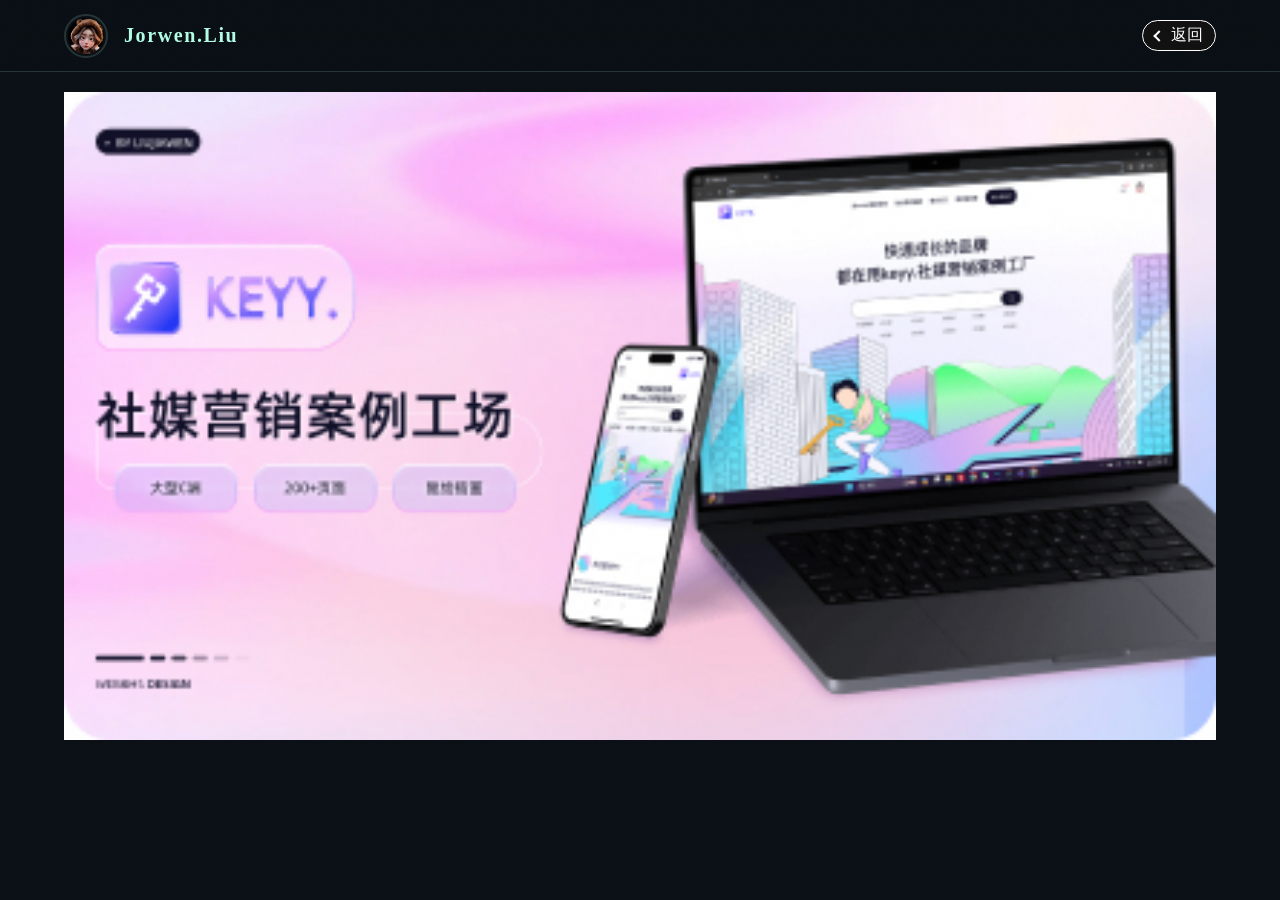
<file: works/keyy.html>
<!DOCTYPE html>
<html lang="zh-CN">
<head>
    <meta charset="UTF-8">
    <meta name="viewport" content="width=device-width, initial-scale=1.0">
    <title>KEYY 社交平台 - 作品详情</title>
    <link rel="stylesheet" href="../assets/finesse.css">
    <style>
        * {
            margin: 0;
            padding: 0;
            box-sizing: border-box;
        }

        html, body {
            height: 100%;
            width: 100%;
            background-color: #111;
            overflow-x: hidden;
        }

        nav {
            position: fixed;
            top: 0;
            left: 0;
            right: 0;
            height: 60px;
            background: #1e1e1eb3;
            display: flex;
            align-items: center;
            backdrop-filter: blur(85px);
            z-index: 1000;
        }

        /* 左侧品牌区域 */
        .brand-box {
            position: absolute;
            left: 5%;
            display: flex;
            align-items: center;
            gap: 16px;
        }

        .logo-wrapper {
            border: 2px solid #B3FCE6B3;
            border-radius: 8px;
            padding: 2px;
        }

        .logo {
            display: block;
            width: 36px;
            height: 36px;
            background: url('../assets/头像.jpg') center/cover;
            border-radius: 4px;
        }

        .brand-text {
            font-family: Agency FB;
            font-size: 20px;
            font-weight: 600;
            color: #B3FCE6;
        }

        /* 返回按钮 */
        .back-button {
            position: absolute;
            right: 5%;
            display: flex;
            align-items: center;
            gap: 8px;
            padding: 4px 12px;
            background: #111;
            border: 1px solid #fff;
            border-radius: 30px;
            color: #fff;
            cursor: pointer;
            transition: all 0.3s ease;
            text-decoration: none;
        }

        .back-button:hover {
            background: #222;
        }

        .back-icon {
            width: 8px;
            height: 8px;
            border-top: 2px solid #fff;
            border-left: 2px solid #fff;
            transform: rotate(-45deg);
        }

        /* 图片容器 */
        .images-container {
            margin-top: 60px;
            width: 100%;
            display: flex;
            flex-direction: column;
            align-items: center;
            gap: 8px;
            padding: 32px 0;
        }

        .project-image {
            width: 90%;
            max-width: 1920px;
            height: auto;
            object-fit: contain;
        }
    </style>
</head>
<body>
    <nav>
        <div class="brand-box">
            <a href="../index.html" style="text-decoration: none; display: flex; align-items: center; gap: 16px;">
                <div class="logo-wrapper">
                    <div class="logo"></div>
                </div>
                <span class="brand-text">Jorwen.Liu</span>
            </a>
        </div>
        <a href="../zuopin.html" class="back-button">
            <div class="back-icon"></div>
            返回
        </a>
    </nav>

    <div class="images-container">
        <img src="../assets/社交平台.jpg" alt="KEYY 社交平台" class="project-image">
    </div>
<script src="../assets/finesse.js"></script></body>
</html>
</file>
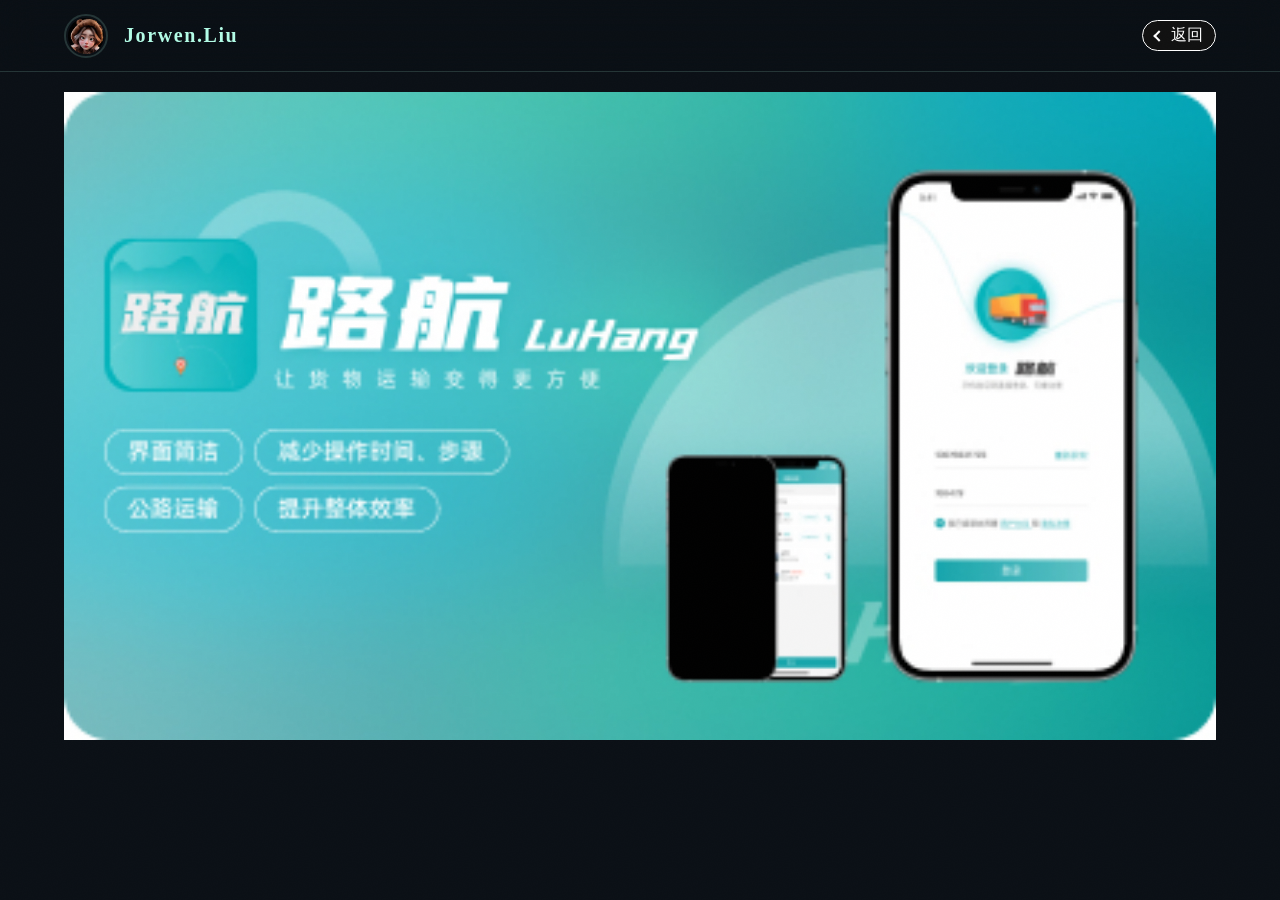
<file: works/luhang.html>
<!DOCTYPE html>
<html lang="zh-CN">
<head>
    <meta charset="UTF-8">
    <meta name="viewport" content="width=device-width, initial-scale=1.0">
    <title>路航 - 作品详情</title>
    <link rel="stylesheet" href="../assets/finesse.css">
    <style>
        * {
            margin: 0;
            padding: 0;
            box-sizing: border-box;
        }

        html, body {
            height: 100%;
            width: 100%;
            background-color: #111;
            overflow-x: hidden;
        }

        nav {
            position: fixed;
            top: 0;
            left: 0;
            right: 0;
            height: 60px;
            background: #1e1e1eb3;
            display: flex;
            align-items: center;
            backdrop-filter: blur(85px);
            z-index: 1000;
        }

        /* 左侧品牌区域 */
        .brand-box {
            position: absolute;
            left: 5%;
            display: flex;
            align-items: center;
            gap: 16px;
        }

        .logo-wrapper {
            border: 2px solid #B3FCE6B3;
            border-radius: 8px;
            padding: 2px;
        }

        .logo {
            display: block;
            width: 36px;
            height: 36px;
            background: url('../assets/头像.jpg') center/cover;
            border-radius: 4px;
        }

        .brand-text {
            font-family: Agency FB;
            font-size: 20px;
            font-weight: 600;
            color: #B3FCE6;
        }

        /* 返回按钮 */
        .back-button {
            position: absolute;
            right: 5%;
            display: flex;
            align-items: center;
            gap: 8px;
            padding: 4px 12px;
            background: #111;
            border: 1px solid #fff;
            border-radius: 30px;
            color: #fff;
            cursor: pointer;
            transition: all 0.3s ease;
            text-decoration: none;
        }

        .back-button:hover {
            background: #222;
        }

        .back-icon {
            width: 8px;
            height: 8px;
            border-top: 2px solid #fff;
            border-left: 2px solid #fff;
            transform: rotate(-45deg);
        }

        /* 图片容器 */
        .images-container {
            margin-top: 60px;
            width: 100%;
            display: flex;
            flex-direction: column;
            align-items: center;
            gap: 8px;
            padding: 32px 0;
        }

        .project-image {
            width: 90%;
            max-width: 1920px;
            height: auto;
            object-fit: contain;
        }
    </style>
</head>
<body>
    <nav>
        <div class="brand-box">
            <a href="../index.html" style="text-decoration: none; display: flex; align-items: center; gap: 16px;">
                <div class="logo-wrapper">
                    <div class="logo"></div>
                </div>
                <span class="brand-text">Jorwen.Liu</span>
            </a>
        </div>
        <a href="../zuopin.html" class="back-button">
            <div class="back-icon"></div>
            返回
        </a>
    </nav>

    <div class="images-container">
        <img src="../assets/路航.jpg" alt="路航" class="project-image">
    </div>
<script src="../assets/finesse.js"></script></body>
</html>
</file>
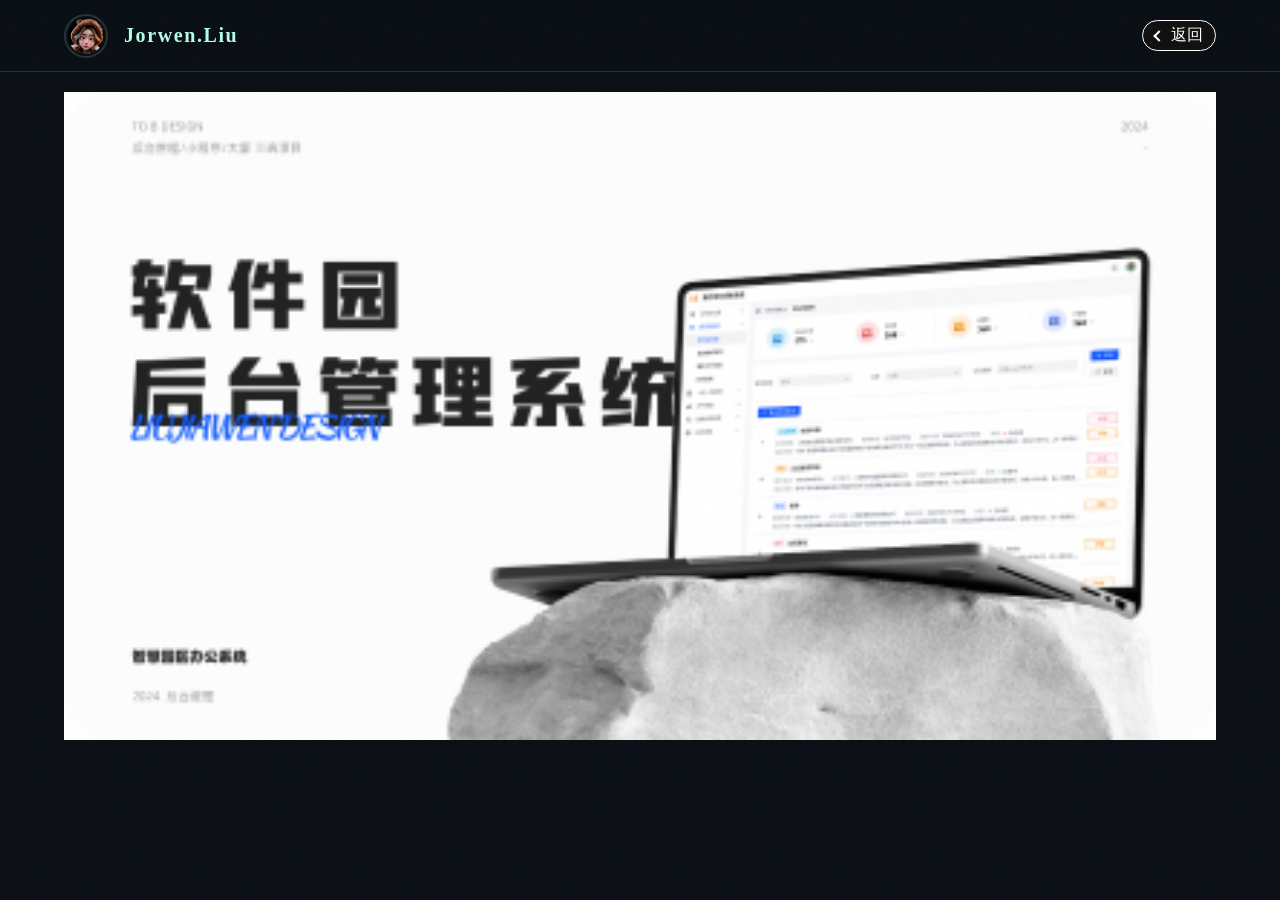
<file: works/software.html>
<!DOCTYPE html>
<html lang="zh-CN">
<head>
    <meta charset="UTF-8">
    <meta name="viewport" content="width=device-width, initial-scale=1.0">
    <title>软件园 - 作品详情</title>
    <link rel="stylesheet" href="../assets/finesse.css">
    <style>
        * {
            margin: 0;
            padding: 0;
            box-sizing: border-box;
        }

        html, body {
            height: 100%;
            width: 100%;
            background-color: #111;
            overflow-x: hidden;
        }

        nav {
            position: fixed;
            top: 0;
            left: 0;
            right: 0;
            height: 60px;
            background: #1e1e1eb3;
            display: flex;
            align-items: center;
            backdrop-filter: blur(85px);
            z-index: 1000;
        }

        /* 左侧品牌区域 */
        .brand-box {
            position: absolute;
            left: 5%;
            display: flex;
            align-items: center;
            gap: 16px;
        }

        .logo-wrapper {
            border: 2px solid #B3FCE6B3;
            border-radius: 8px;
            padding: 2px;
        }

        .logo {
            display: block;
            width: 36px;
            height: 36px;
            background: url('../assets/头像.jpg') center/cover;
            border-radius: 4px;
        }

        .brand-text {
            font-family: Agency FB;
            font-size: 20px;
            font-weight: 600;
            color: #B3FCE6;
        }

        /* 返回按钮 */
        .back-button {
            position: absolute;
            right: 5%;
            display: flex;
            align-items: center;
            gap: 8px;
            padding: 4px 12px;
            background: #111;
            border: 1px solid #fff;
            border-radius: 30px;
            color: #fff;
            cursor: pointer;
            transition: all 0.3s ease;
            text-decoration: none;
        }

        .back-button:hover {
            background: #222;
        }

        .back-icon {
            width: 8px;
            height: 8px;
            border-top: 2px solid #fff;
            border-left: 2px solid #fff;
            transform: rotate(-45deg);
        }

        /* 图片容器 */
        .images-container {
            margin-top: 60px;
            width: 100%;
            display: flex;
            flex-direction: column;
            align-items: center;
            gap: 8px;
            padding: 32px 0;
        }

        .project-image {
            width: 90%;
            max-width: 1920px;
            height: auto;
            object-fit: contain;
        }
    </style>
</head>
<body>
    <nav>
        <div class="brand-box">
            <a href="../index.html" style="text-decoration: none; display: flex; align-items: center; gap: 16px;">
                <div class="logo-wrapper">
                    <div class="logo"></div>
                </div>
                <span class="brand-text">Jorwen.Liu</span>
            </a>
        </div>
        <a href="../zuopin.html" class="back-button">
            <div class="back-icon"></div>
            返回
        </a>
    </nav>

    <div class="images-container">
        <img src="../assets/软件园.jpg" alt="软件园" class="project-image">
    </div>
<script src="../assets/finesse.js"></script></body>
</html>
</file>
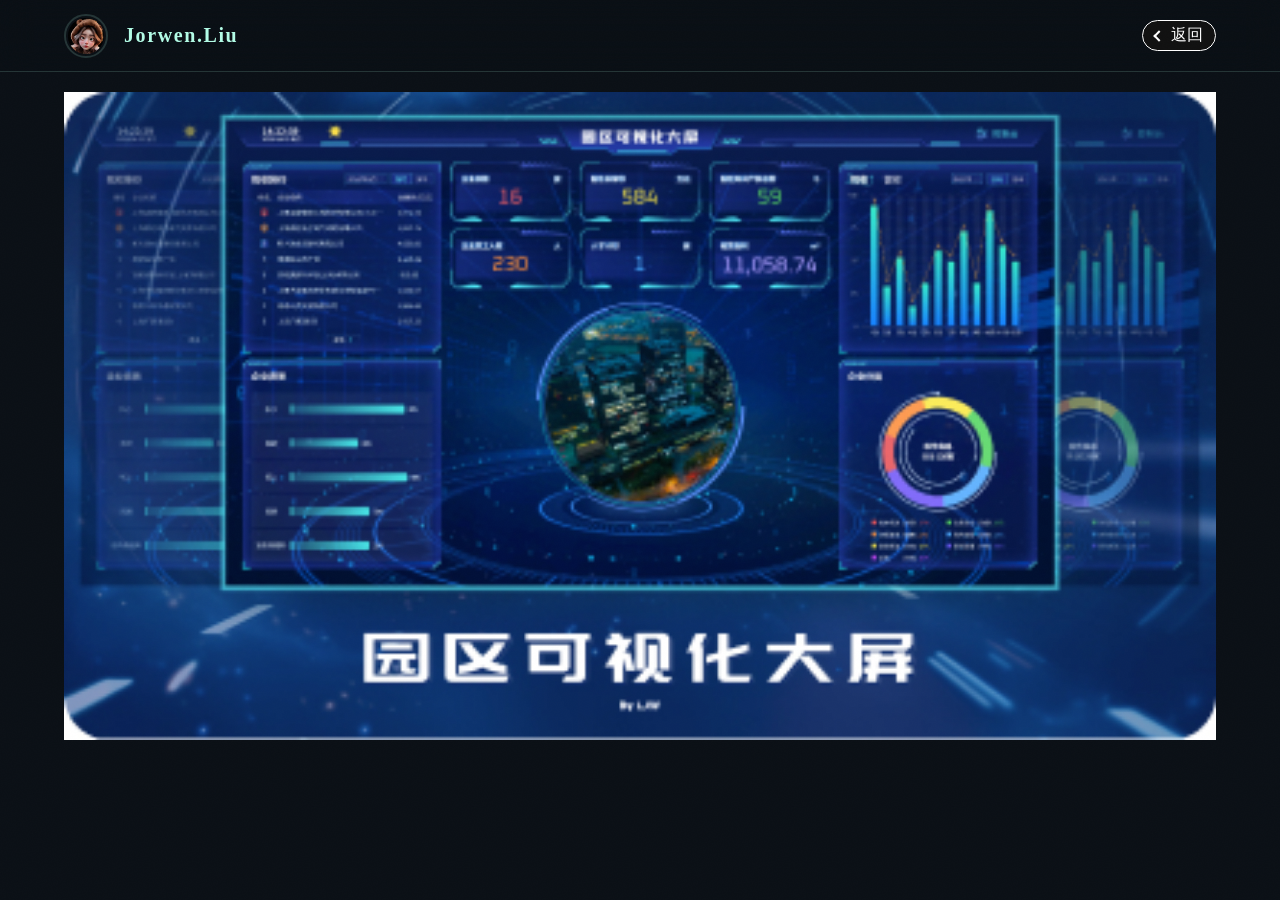
<file: works/tech-park.html>
<!DOCTYPE html>
<html lang="zh-CN">
<head>
    <meta charset="UTF-8">
    <meta name="viewport" content="width=device-width, initial-scale=1.0">
    <title>科技园区 - 作品详情</title>
    <link rel="stylesheet" href="../assets/finesse.css">
    <style>
        * {
            margin: 0;
            padding: 0;
            box-sizing: border-box;
        }

        html, body {
            height: 100%;
            width: 100%;
            background-color: #111;
            overflow-x: hidden;
        }

        nav {
            position: fixed;
            top: 0;
            left: 0;
            right: 0;
            height: 60px;
            background: #1e1e1eb3;
            display: flex;
            align-items: center;
            backdrop-filter: blur(85px);
            z-index: 1000;
        }

        /* 左侧品牌区域 */
        .brand-box {
            position: absolute;
            left: 5%;
            display: flex;
            align-items: center;
            gap: 16px;
        }

        .logo-wrapper {
            border: 2px solid #B3FCE6B3;
            border-radius: 8px;
            padding: 2px;
        }

        .logo {
            display: block;
            width: 36px;
            height: 36px;
            background: url('../assets/头像.jpg') center/cover;
            border-radius: 4px;
        }

        .brand-text {
            font-family: Agency FB;
            font-size: 20px;
            font-weight: 600;
            color: #B3FCE6;
        }

        /* 返回按钮 */
        .back-button {
            position: absolute;
            right: 5%;
            display: flex;
            align-items: center;
            gap: 8px;
            padding: 4px 12px;
            background: #111;
            border: 1px solid #fff;
            border-radius: 30px;
            color: #fff;
            cursor: pointer;
            transition: all 0.3s ease;
            text-decoration: none;
        }

        .back-button:hover {
            background: #222;
        }

        .back-icon {
            width: 8px;
            height: 8px;
            border-top: 2px solid #fff;
            border-left: 2px solid #fff;
            transform: rotate(-45deg);
        }

        /* 图片容器 */
        .images-container {
            margin-top: 60px;
            width: 100%;
            display: flex;
            flex-direction: column;
            align-items: center;
            gap: 8px;
            padding: 32px 0;
        }

        .project-image {
            width: 90%;
            max-width: 1920px;
            height: auto;
            object-fit: contain;
        }
    </style>
</head>
<body>
    <nav>
        <div class="brand-box">
            <a href="../index.html" style="text-decoration: none; display: flex; align-items: center; gap: 16px;">
                <div class="logo-wrapper">
                    <div class="logo"></div>
                </div>
                <span class="brand-text">Jorwen.Liu</span>
            </a>
        </div>
        <a href="../zuopin.html" class="back-button">
            <div class="back-icon"></div>
            返回
        </a>
    </nav>

    <div class="images-container">
        <img src="../assets/科技园区.jpg" alt="科技园区" class="project-image">
    </div>
<script src="../assets/finesse.js"></script></body>
</html>
</file>
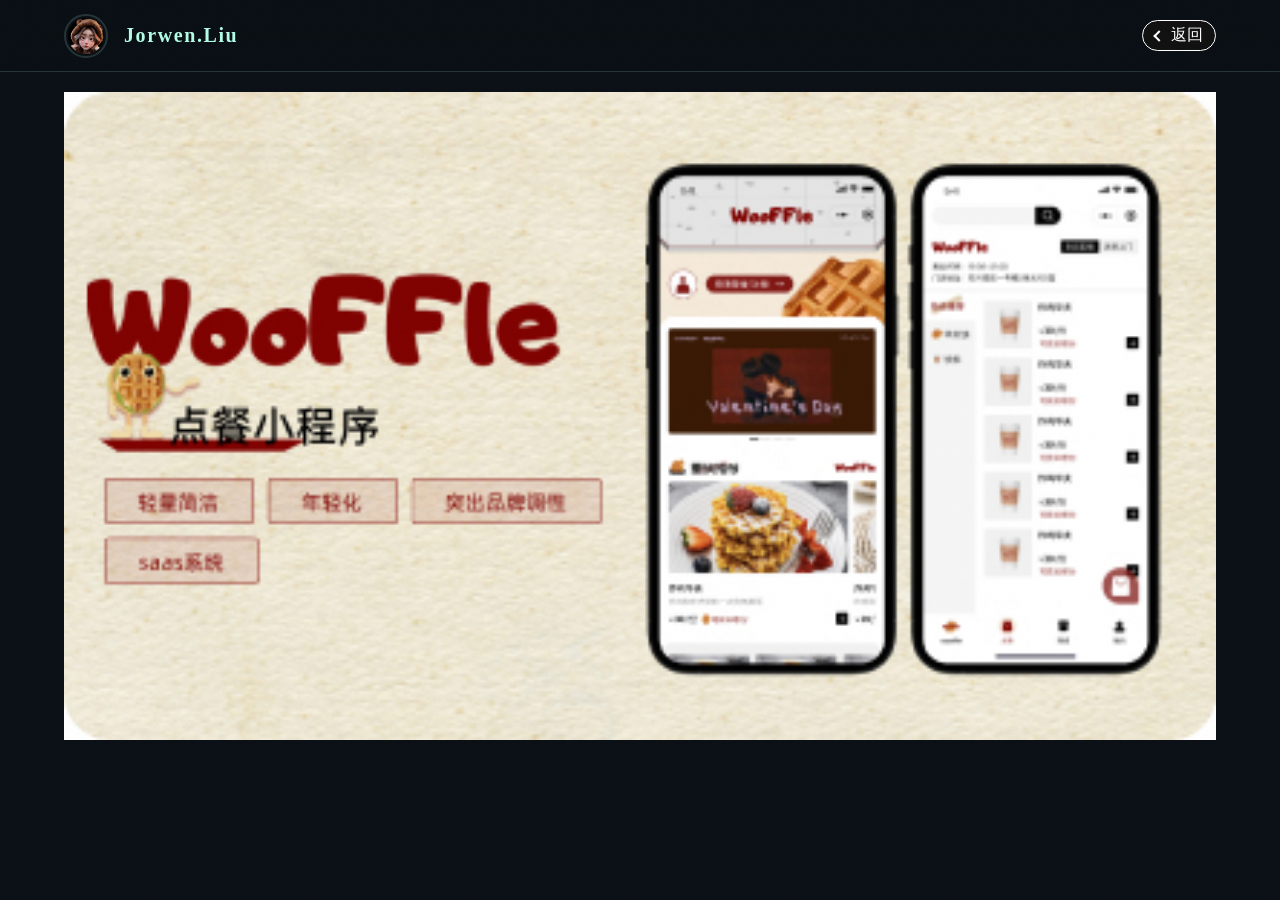
<file: works/wooftle.html>
<!DOCTYPE html>
<html lang="zh-CN">
<head>
    <meta charset="UTF-8">
    <meta name="viewport" content="width=device-width, initial-scale=1.0">
    <title>wooftle华夫饼 - 作品详情</title>
    <link rel="stylesheet" href="../assets/finesse.css">
    <style>
        * {
            margin: 0;
            padding: 0;
            box-sizing: border-box;
        }

        html, body {
            height: 100%;
            width: 100%;
            background-color: #111;
            overflow-x: hidden;
        }

        nav {
            position: fixed;
            top: 0;
            left: 0;
            right: 0;
            height: 60px;
            background: #1e1e1eb3;
            display: flex;
            align-items: center;
            backdrop-filter: blur(85px);
            z-index: 1000;
        }

        /* 左侧品牌区域 */
        .brand-box {
            position: absolute;
            left: 5%;
            display: flex;
            align-items: center;
            gap: 16px;
        }

        .logo-wrapper {
            border: 2px solid #B3FCE6B3;
            border-radius: 8px;
            padding: 2px;
        }

        .logo {
            display: block;
            width: 36px;
            height: 36px;
            background: url('../assets/头像.jpg') center/cover;
            border-radius: 4px;
        }

        .brand-text {
            font-family: Agency FB;
            font-size: 20px;
            font-weight: 600;
            color: #B3FCE6;
        }

        /* 返回按钮 */
        .back-button {
            position: absolute;
            right: 5%;
            display: flex;
            align-items: center;
            gap: 8px;
            padding: 4px 12px;
            background: #111;
            border: 1px solid #fff;
            border-radius: 30px;
            color: #fff;
            cursor: pointer;
            transition: all 0.3s ease;
            text-decoration: none;
        }

        .back-button:hover {
            background: #222;
        }

        .back-icon {
            width: 8px;
            height: 8px;
            border-top: 2px solid #fff;
            border-left: 2px solid #fff;
            transform: rotate(-45deg);
        }

        /* 图片容器 */
        .images-container {
            margin-top: 60px;
            width: 100%;
            display: flex;
            flex-direction: column;
            align-items: center;
            gap: 8px;
            padding: 32px 0;
        }

        .project-image {
            width: 90%;
            max-width: 1920px;
            height: auto;
            object-fit: contain;
        }
    </style>
</head>
<body>
    <nav>
        <div class="brand-box">
            <a href="../index.html" style="text-decoration: none; display: flex; align-items: center; gap: 16px;">
                <div class="logo-wrapper">
                    <div class="logo"></div>
                </div>
                <span class="brand-text">Jorwen.Liu</span>
            </a>
        </div>
        <a href="../zuopin.html" class="back-button">
            <div class="back-icon"></div>
            返回
        </a>
    </nav>

    <div class="images-container">
        <img src="../assets/华夫饼.jpg" alt="wooftle华夫饼" class="project-image">
    </div>
<script src="../assets/finesse.js"></script></body>
</html>
</file>
<file: assets/finesse.css>
:root{
  --ink:#0b1016;--ink-2:#111a22;--paper:#e9fff6;--muted:#91aaa4;
  --mint:#b3fce6;--mint-2:#84c0a5;--pink:#f3aee4;--line:rgba(179,252,230,.16);
  --shadow:0 24px 70px rgba(5,24,25,.35);
}
*{box-sizing:border-box}
html{scroll-behavior:smooth}
body{background:var(--ink)!important;color:var(--paper)!important;font-family:"Segoe UI","PingFang SC","Microsoft YaHei",sans-serif!important}
body:before{content:"";position:fixed;inset:0;pointer-events:none;z-index:9998;opacity:.045;background-image:url("data:image/svg+xml,%3Csvg xmlns='http://www.w3.org/2000/svg' width='160' height='160'%3E%3Cfilter id='n'%3E%3CfeTurbulence type='fractalNoise' baseFrequency='.8' numOctaves='3' stitchTiles='stitch'/%3E%3C/filter%3E%3Crect width='100%25' height='100%25' filter='url(%23n)' opacity='.35'/%3E%3C/svg%3E")}
body:after{content:"";position:fixed;inset:0;pointer-events:none;z-index:-1;background:radial-gradient(70% 60% at 75% 10%,rgba(179,252,230,.13),transparent 65%),radial-gradient(45% 50% at 10% 85%,rgba(243,174,228,.1),transparent 70%)}
.side-rays-canvas{position:fixed;inset:0;width:100%;height:100%;pointer-events:none;z-index:0;opacity:.78;mix-blend-mode:screen}
a{color:inherit}
nav{height:72px!important;background:rgba(11,16,22,.72)!important;border-bottom:1px solid var(--line)!important;backdrop-filter:blur(18px)!important}
.brand-box{left:clamp(20px,5vw,72px)!important}
.brand-text{font-family:Agency FB!important;letter-spacing:.08em;color:var(--mint)!important}
.logo-wrapper{border-color:var(--line)!important;border-radius:50%!important}
.logo{border-radius:50%!important}
.nav-menu{right:clamp(20px,5vw,72px)!important;gap:clamp(24px,5vw,72px)!important}
.nav-item{color:var(--muted)!important;font-size:13px!important;letter-spacing:.12em!important;text-transform:uppercase}
.nav-item:after{height:2px!important;background:var(--mint)!important}
.nav-item:hover,.nav-item.active{color:var(--mint)!important}
.background-image{background-color:var(--ink)!important}
#finesse-particles{position:absolute;inset:0;width:100%;height:100%;opacity:.72;mix-blend-mode:screen;pointer-events:none;z-index:1}
.play-btn{border:1px solid var(--mint)!important;background:rgba(11,16,22,.35)!important;color:var(--paper)!important;box-shadow:0 0 0 1px rgba(179,252,230,.12),0 18px 50px rgba(0,0,0,.25)!important;letter-spacing:.12em!important;text-transform:uppercase!important}
.play-btn:hover{background:var(--mint)!important;color:var(--ink)!important;box-shadow:0 0 36px rgba(179,252,230,.35)!important}
.main-container{background:transparent!important;position:relative;z-index:1}
.section-title{font-size:clamp(48px,7vw,92px)!important;letter-spacing:-.055em!important;line-height:.9!important;color:var(--paper)!important}
.section-subtitle,.name-en,.info-label,.timeline-position,.skills-title-en,.skill-category-name{color:var(--mint)!important}
.name-cn,.timeline-company,.skill-name,.experience-title-text,.skills-title-text{color:var(--paper)!important}
.border-glow-card,.work-item{background:rgba(17,26,34,.72)!important;border:1px solid var(--line)!important;box-shadow:var(--shadow)!important}
.border-glow-card:hover,.work-item:hover{transform:translateY(-8px)!important;border-color:rgba(179,252,230,.42)!important}
.work-item{border-radius:18px!important;overflow:hidden}
.work-image{border-radius:14px!important}
.work-item:hover .work-image img{transform:scale(1.08)!important}
.filter-button{border-color:var(--line)!important;background:rgba(17,26,34,.7)!important;border-radius:999px!important}
.filter-button.active,.filter-button:hover{border-color:var(--mint)!important;color:var(--mint)!important;background:rgba(179,252,230,.1)!important}
.download-btn{border-color:var(--mint)!important;color:var(--mint)!important;border-radius:999px!important}
.download-btn:hover{background:var(--mint)!important;color:var(--ink)!important}
button,a{transition:transform .35s cubic-bezier(.2,.8,.2,1),color .25s,background .25s,border-color .25s,box-shadow .25s}
:focus-visible{outline:2px solid var(--pink);outline-offset:4px}
@media(max-width:700px){nav{height:64px!important}.nav-menu{gap:18px!important}.nav-item{font-size:11px!important}.main-container{padding:32px 20px!important}.works-container{grid-template-columns:1fr!important;padding:0 20px 30px!important;top:140px!important}.play-btn{top:auto!important;right:20px!important;bottom:28px!important;transform:none!important;padding:16px 26px!important;font-size:14px!important}}
@media(prefers-reduced-motion:reduce){*,*:before,*:after{animation-duration:.01ms!important;animation-iteration-count:1!important;scroll-behavior:auto!important;transition-duration:.01ms!important}}
</file>
<file: assets/home.css>
.home-page{overflow-x:hidden;background:#0b1016!important;margin:0;padding:0}
.home-page main{position:relative;z-index:2}
#home-field{position:fixed;inset:0;width:100%;height:100%;z-index:0;pointer-events:none;opacity:.7}
.cursor-aura{position:fixed;left:-90px;top:-90px;width:180px;height:180px;border:1px solid rgba(179,252,230,.2);border-radius:50%;z-index:60;pointer-events:none;will-change:transform;transition:width .25s,height .25s,opacity .25s;background:radial-gradient(circle,rgba(179,252,230,.07),transparent 68%);mix-blend-mode:screen}
.home-nav{position:fixed!important;inset:0 0 auto!important;z-index:50!important;display:flex!important;align-items:center!important;justify-content:space-between!important;padding:0 clamp(20px,5vw,72px)!important}
.home-nav .brand-box{position:static!important;left:auto!important}.home-nav .brand-box>a{display:flex;align-items:center;gap:16px;text-decoration:none}.home-nav .logo-wrapper{display:block;padding:2px}.home-nav .logo{display:block;background:url("头像.jpg") center/cover}
.home-nav .nav-menu{position:static!important;right:auto!important;margin-left:auto;display:flex!important;flex-direction:row!important;align-items:center!important;gap:clamp(22px,4vw,58px)!important}.home-nav .nav-menu a{text-decoration:none;white-space:nowrap}.home-nav .nav-item{white-space:nowrap}
.hero{position:relative;min-height:100dvh;padding:112px 5% 44px;display:grid;grid-template-columns:1.15fr .85fr;overflow:hidden;isolation:isolate;justify-items:start}
.hero:after{content:"";position:absolute;inset:0;z-index:-2;background:radial-gradient(circle at 68% 42%,rgba(179,252,230,.12),transparent 28%),linear-gradient(110deg,transparent 55%,rgba(243,174,228,.045))}
.hero-orbit{position:absolute;width:min(64vw,880px);aspect-ratio:1;border:1px solid rgba(179,252,230,.13);border-radius:50%;right:-11vw;top:-25%;z-index:-1}
.hero-orbit:before,.hero-orbit:after{content:"";position:absolute;border:1px solid rgba(179,252,230,.08);border-radius:50%;inset:11%}.hero-orbit:after{inset:25%}
.hero-scan{position:absolute;z-index:3;left:-15%;top:-25%;width:35%;height:150%;background:linear-gradient(90deg,transparent,rgba(179,252,230,.075),transparent);transform:rotate(12deg);animation:heroScan 7s ease-in-out infinite;pointer-events:none}
@keyframes heroScan{0%,15%{transform:translateX(-40vw) rotate(12deg)}70%,100%{transform:translateX(150vw) rotate(12deg)}}
.hero-copy{position:relative;z-index:5;align-self:flex-start;justify-self:start;padding-bottom:9vh;width:100%;max-width:none;text-align:left!important;padding-left:0!important;margin-left:0!important}
.hero-topline{display:flex;align-items:flex-end;gap:36px;margin:0 0 28px}.hero-role{font:500 11px/1.2 ui-monospace,SFMono-Regular,monospace;letter-spacing:.22em;color:var(--mint);margin:0}
.hero h1{font-size:clamp(88px,13vw,210px);font-weight:850;letter-spacing:-.075em;line-height:.72;margin:0;color:var(--paper)}
.hero h1 span{display:block}.hero h1 span:first-child{margin-bottom:clamp(10px,2vw,30px)}.hero h1 span:last-child{margin-left:0}
.gradient-word{display:block;background:linear-gradient(115deg,#40ffaa 0%,#e9fff6 27%,#4079ff 52%,#f3aee4 74%,#40ffaa 100%);background-size:300% 100%;background-clip:text;-webkit-background-clip:text;color:transparent;animation:gradientFlow 5s ease-in-out infinite alternate;text-shadow:0 0 38px rgba(64,255,170,.12)}@keyframes gradientFlow{0%{background-position:0% 50%}100%{background-position:100% 50%}}
.hero-copy .hero-meta{display:flex!important;flex-direction:column!important;align-items:flex-start!important;gap:20px;margin:52px 0 0 0!important;padding-left:0!important;justify-content:flex-start!important;text-align:left!important;width:100%!important;max-width:100%!important;flex-wrap:nowrap!important}
.hero-meta p{font-size:20px;line-height:1.85;color:var(--muted);margin:0!important;padding:0!important;text-align:left!important;align-self:flex-start!important;width:auto!important;max-width:none!important;font-weight:300}
.hero-meta .round-link{margin-left:0!important;align-self:flex-start!important}
.round-link{display:inline-flex;align-items:center;justify-content:center;gap:16px;width:auto;min-width:156px;height:50px;padding:0 20px;border:1px solid rgba(179,252,230,.45);border-radius:999px;text-decoration:none;font-size:12px;color:var(--paper);background:rgba(11,16,22,.4)}
.round-link span{color:var(--mint);font-size:18px}.round-link:hover{background:var(--mint);color:var(--ink);box-shadow:0 0 50px rgba(179,252,230,.22)}
.portrait-stage{position:absolute;z-index:4;right:-3.5%;bottom:-2%;width:min(74vw,1220px);pointer-events:none;transform-origin:65% 70%;will-change:transform}
.portrait-stage img{display:block;width:100%;height:auto;filter:drop-shadow(0 -14px 50px rgba(243,174,228,.12))}
.portrait-glow{position:absolute;inset:22% 18% 5%;z-index:-1;background:radial-gradient(circle,rgba(243,174,228,.18),rgba(179,252,230,.07) 40%,transparent 68%);filter:blur(25px)}
.year-block{display:grid;grid-template-columns:auto auto;align-items:end;column-gap:10px;text-align:left}.year-block span,.year-block small{font:500 9px/1 ui-monospace,monospace;letter-spacing:.16em;color:var(--muted)}.year-block span{grid-column:1}.year-block strong{grid-row:1/3;grid-column:2;font:900 clamp(32px,4vw,62px)/.8 "DIN Alternate","DIN Condensed",Impact,sans-serif;letter-spacing:-.08em;background:linear-gradient(180deg,#ffffff 0%,rgba(255,255,255,.5) 100%);background-clip:text;-webkit-background-clip:text;color:transparent;position:relative}.year-block strong:after{content:"";position:absolute;inset:-24px -30px -18px;border:1px solid transparent;border-image:linear-gradient(180deg,rgba(255,255,255,.5),rgba(255,255,255,.1)) 1;z-index:-1}.year-block small{grid-column:1}
.name-block{position:absolute;right:5vw;bottom:6%;z-index:7;text-align:right}.name-block span{display:block;font-size:clamp(22px,2vw,34px);font-weight:700}.name-block strong{font:500 11px/1 ui-monospace,monospace;letter-spacing:.22em;color:var(--mint)}
.scroll-note{position:absolute;left:5vw;bottom:5%;font:500 9px/1 ui-monospace,monospace;letter-spacing:.18em;color:var(--muted);writing-mode:vertical-rl}.scroll-note i{display:block;width:1px;height:54px;margin:14px auto 0;background:linear-gradient(var(--mint),transparent)}
.selected{padding:clamp(90px,12vw,180px) 5%;background:rgba(11,16,22,.78);border-top:1px solid var(--line)}
.selected-head{display:flex;flex-direction:column;align-items:flex-start;margin-bottom:72px}.selected-title-row{display:flex;flex-direction:column;align-items:flex-start;justify-content:flex-start;width:100%;gap:34px}.selected-title-text{font-size:clamp(34px,4vw,64px);line-height:.88;letter-spacing:-.045em;margin:0}.selected-title-works{font:500 10px/1 ui-monospace,monospace;letter-spacing:.2em;color:var(--mint);margin:0;font-style:normal;align-self:flex-start}.selected-head p{max-width:100%;margin:34px 0 0 0;color:var(--muted);line-height:1.9;font-size:20px;font-weight:300;text-align:left;word-break:break-word}
.works-grid{display:grid;grid-template-columns:repeat(4,minmax(0,1fr));gap:16px;padding:0}
.work-item{--card-radius:20px;width:100%;display:flex;flex-direction:column;background-color:#1e1e1e;border-radius:var(--card-radius);padding:0 4px 24px;text-decoration:none;transition:all .3s ease}.work-image{width:100%;aspect-ratio:412/216;border-radius:var(--card-radius);overflow:hidden}.work-image img{width:100%;height:100%;object-fit:cover;display:block;transition:transform .3s ease}.work-item:hover .work-image img{transform:scale(1.05)}.work-info{display:flex;flex-direction:column;align-items:flex-start;padding-top:16px;font-family:"Alibaba PuHuiTi 3.0"}.work-title{margin:0 5% 8px 5%;color:#fff;font-size:16px;font-weight:600;line-height:1.5}.work-category{margin:0 5% 24px 5%;color:#888;font-size:14px;font-weight:400;line-height:1.5}.work-status{margin:0 5% 0 5%;color:#84C0A5;font-size:13px;font-weight:400;line-height:1.5}.home-work img{width:100%;height:62%;position:absolute;inset:0 0 auto;object-fit:cover;transition:transform .7s cubic-bezier(.2,.8,.2,1),filter .5s;filter:saturate(.72) brightness(.78)}.home-work:after{content:"";position:absolute;inset:38% 0 0;background:linear-gradient(180deg,transparent,rgba(6,12,16,.94) 42%)}
.home-work:hover img{transform:scale(1.065);filter:saturate(1) brightness(.92)}.home-work div{position:absolute;z-index:2;left:22px;bottom:22px}.home-work strong{display:block;font-size:clamp(19px,1.8vw,28px);letter-spacing:-.035em}.home-work small,.work-index{font:500 9px/1 ui-monospace,monospace;letter-spacing:.14em;color:var(--mint)}.work-index{position:absolute;z-index:2;right:20px;top:18px}
.more-works{display:flex;justify-content:space-between;align-items:center;margin-top:72px;padding:20px 4px;border-bottom:1px solid var(--line);text-decoration:none;color:var(--muted)}.more-works b{font-size:20px;color:var(--paper)}.more-works:hover b{color:var(--mint)}
.home-profile{display:grid;grid-template-columns:1fr 1fr;border-top:1px solid var(--line);padding:clamp(72px,9vw,140px) 5%}.home-profile article{padding:0}.home-profile .profile-copy{border-right:1px solid var(--line)}.home-profile article>span{font:500 10px/1 ui-monospace,monospace;letter-spacing:.2em;color:var(--mint)}.profile-copy h2{font-size:clamp(34px,4vw,64px);letter-spacing:-.045em;margin:34px 0}.profile-copy p{line-height:1.6;color:var(--muted);font-size:20px;font-weight:300;margin-top:24px}.profile-copy a{display:inline-block;margin-top:34px;color:var(--paper);text-decoration:none;border-bottom:1px solid var(--mint);padding-bottom:8px}.profile-skills h3{font-size:clamp(34px,4vw,64px);letter-spacing:-.045em;margin:34px 0}.skill-cloud{display:flex;flex-wrap:wrap;gap:10px}.skill-cloud b{padding:12px 16px;border:1px solid var(--line);border-radius:999px;font-size:13px;font-weight:500;color:var(--muted);transition:.3s}.skill-cloud b:hover{color:var(--ink);background:var(--mint);border-color:var(--mint);transform:translateY(-3px)}.contact-pill{display:flex;align-items:center;justify-content:space-between;margin-top:48px;padding:19px 22px;border:1px solid var(--line);border-radius:999px;text-decoration:none}.contact-pill i{font-style:normal;color:var(--mint)}.home-footer{padding:24px 5% 32px;border-top:1px solid var(--line)}.home-footer small{font:500 10px/1 ui-monospace,monospace;color:var(--muted);letter-spacing:.1em}
@media(max-width:1050px){.works-grid{grid-template-columns:repeat(2,1fr)}}
@media(max-width:820px){.hero{grid-template-columns:1fr;padding:108px 5% 44px}.hero h1{font-size:clamp(74px,24vw,132px);line-height:.78}.hero h1 span:last-child{margin-left:0}.hero-topline{align-items:center;justify-content:space-between;gap:12px}.hero-meta{margin-left:0;margin-top:30px}.portrait-stage{width:126vw;right:-32%;bottom:2%}.year-block strong{font-size:34px}.name-block{right:5%}.selected-title-row{flex-direction:column;align-items:flex-start;gap:8px}.selected-head p{margin:34px 0 0 0}.home-profile{grid-template-columns:1fr;padding:clamp(72px,9vw,140px) 5%}.home-profile article{padding-left:0;padding-right:0}.home-profile .profile-copy{border-right:0;border-bottom:1px solid var(--line);padding-right:0}.home-profile .profile-contact{padding-left:0}}
@media(max-width:520px){.home-nav .brand-text{display:none}.home-nav .nav-menu{gap:22px!important}.round-link{width:88px;height:88px}.portrait-stage{width:148vw;right:-44%}.selected{padding-top:90px}.works-grid{grid-template-columns:1fr}.home-work,.home-work.large,.home-work.wide{min-height:72vw;border-radius:14px}.more-works b{font-size:15px}}
.hero h1{position:relative;z-index:7}.hero-topline .year-block{position:absolute;left:50%;top:clamp(115px,13vw,190px);z-index:1;transform:translateX(-50%) scale(1.15);transform-origin:center top}.hero-topline .year-block strong{font-size:clamp(110px,16vw,260px);line-height:.72}.hero-topline .year-block:after{content:"";position:absolute;inset:10% -20% -15%;background:radial-gradient(ellipse,rgba(179,252,230,.08),transparent 68%);z-index:-2}.hero-topline .year-block span,.hero-topline .year-block small{opacity:.7}
@media(max-width:820px){.home-nav{padding:0 20px!important}.hero-topline .year-block{left:50%;top:105px;transform:translateX(-50%) scale(.82)}.hero-topline .year-block strong{font-size:112px}.hero-copy{z-index:6}.portrait-stage{z-index:4;bottom:6%;width:108vw;right:-4%}.selected h2 em{margin-top:14px}}
@media(max-width:520px){.home-nav .brand-text{display:inline;font-size:16px!important}.home-nav .nav-menu{gap:16px!important}.home-nav .nav-item{font-size:10px!important}.hero{min-height:760px;padding-left:5%;padding-right:5%}.hero-topline{display:block}.hero-topline .year-block{left:50%;top:105px;transform:translateX(-50%) scale(.62)}.hero h1{font-size:clamp(70px,22vw,112px);margin-top:140px}.hero-meta{margin-top:28px}.portrait-stage{width:108vw;right:-4%;bottom:6%}.round-link{min-width:142px;height:46px}}
</file>
